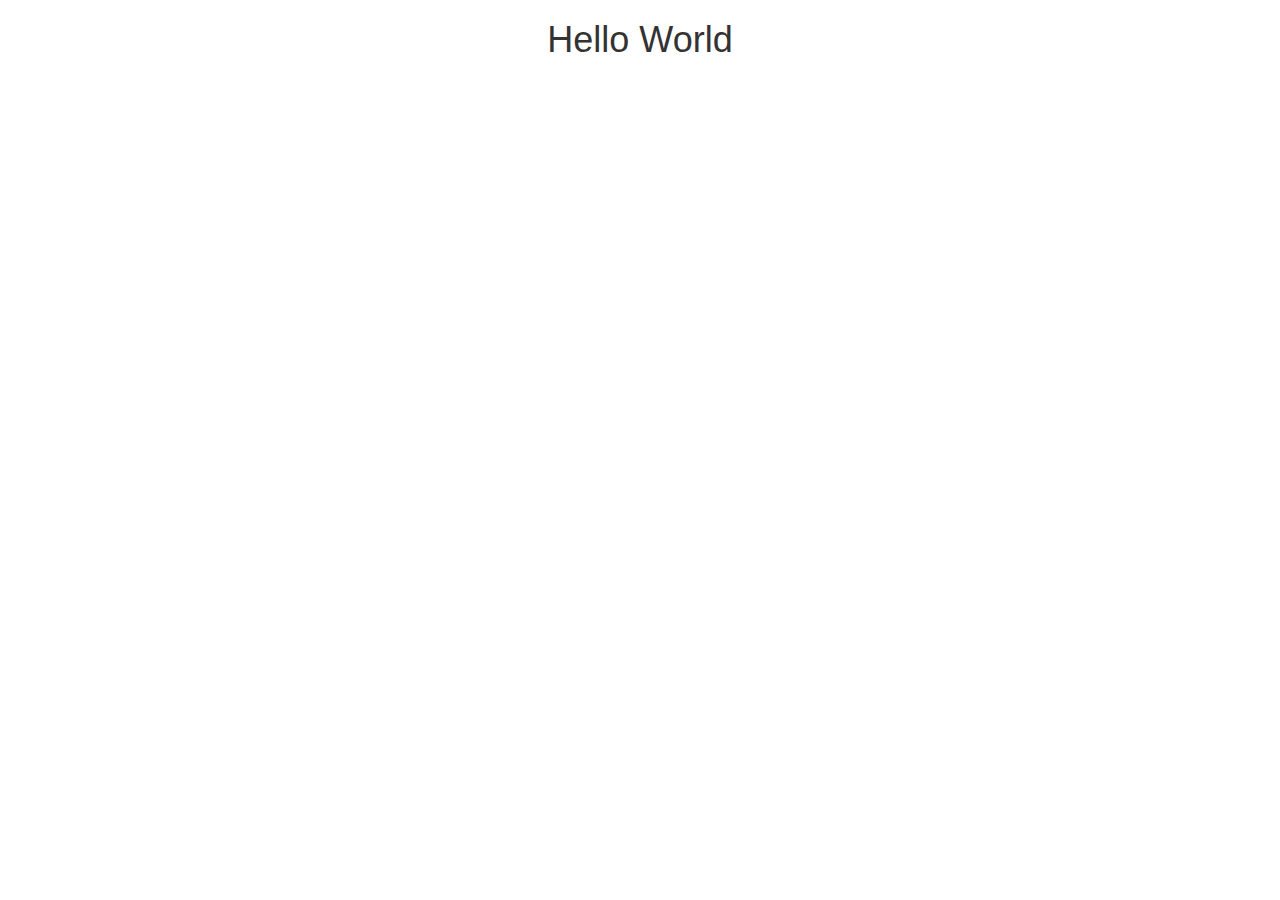
<file: index.html>
<!DOCTYPE html>
<html lang="">
    <head>
        <meta charset="utf-8">
        <meta http-equiv="X-UA-Compatible" content="IE=edge">
        <meta name="viewport" content="width=device-width, initial-scale=1">
        <title>Index Page</title>

        <!-- Bootstrap CSS -->
        <link href="https://maxcdn.bootstrapcdn.com/bootstrap/3.3.7/css/bootstrap.min.css" rel="stylesheet">

        <!-- HTML5 Shim and Respond.js IE8 support of HTML5 elements and media queries -->
        <!-- WARNING: Respond.js doesn't work if you view the page via file:// -->
        <!--[if lt IE 9]>
            <script src="https://oss.maxcdn.com/libs/html5shiv/3.7.3/html5shiv.js"></script>
            <script src="https://oss.maxcdn.com/libs/respond.js/1.4.2/respond.min.js"></script>
        <![endif]-->
    </head>
    <body>
        <h1 class="text-center">Hello World</h1>

        <!-- jQuery -->
        <script src="https://ajax.googleapis.com/ajax/libs/jquery/1.12.4/jquery.min.js"></script>
        <!-- Bootstrap JavaScript -->
        <script src="https://maxcdn.bootstrapcdn.com/bootstrap/3.3.7/js/bootstrap.min.js"></script>
    </body>
</html>
</file>
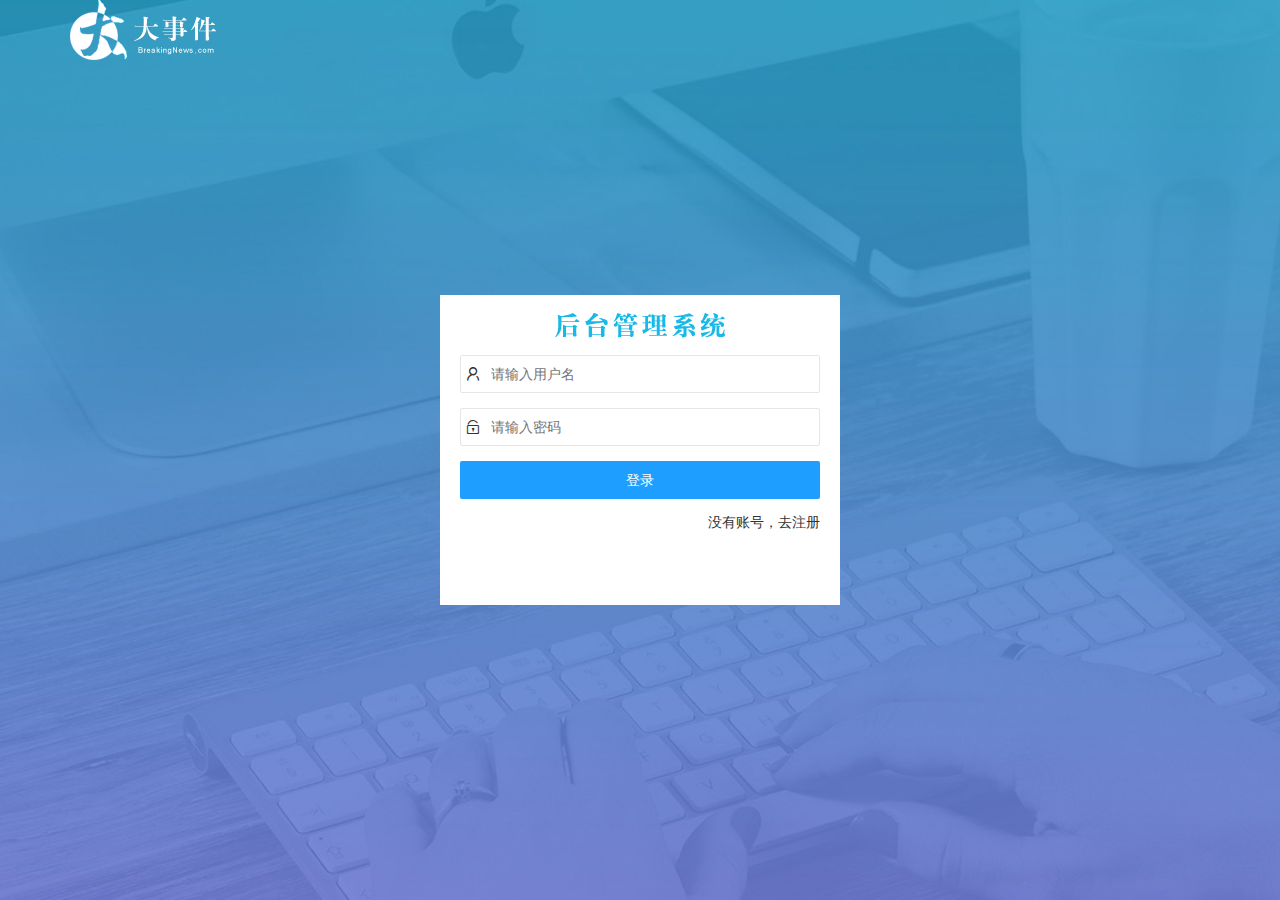
<file: login.html>
<!DOCTYPE html>
<html lang="">
    <head>
        <meta charset="utf-8">
        <meta http-equiv="X-UA-Compatible" content="IE=edge">
        <meta name="viewport" content="width=device-width, initial-scale=1">
        <title>Login Page</title>

        <!-- Bootstrap CSS -->
        <link rel="stylesheet" href="/assets/lib/jquery.js">
        <link href="https://maxcdn.bootstrapcdn.com/bootstrap/3.3.7/css/bootstrap.min.css" rel="stylesheet">
        <link rel="stylesheet" href="/assets/lib/layui/css/layui.css">
        <link rel="stylesheet" href="/assets/css/login.css">

        <!-- HTML5 Shim and Respond.js IE8 support of HTML5 elements and media queries -->
        <!-- WARNING: Respond.js doesn't work if you view the page via file:// -->
        <!--[if lt IE 9]>
            <script src="https://oss.maxcdn.com/libs/html5shiv/3.7.3/html5shiv.js"></script>
            <script src="https://oss.maxcdn.com/libs/respond.js/1.4.2/respond.min.js"></script>
        <![endif]-->
    </head>
    <body>

        <!-- 登录页面logo -->

        <div class="layui-main">
            <img src="/assets/images/logo.png" alt="">
        </div>

        <!-- 登录表单 -->
        <div class="login-content">
            <div class="title-box"></div>
       
            <!-- 登录 -->
            <div class="login-box">

                <form class="layui-form" action="" method="post" >
                    <div class="layui-form-item">
                        <i class="layui-icon layui-icon-username"></i>  
                        <input type="text" name="username" required lay-verType="tips" lay-reqText="格式不正确" lay-verify="required|login_username" placeholder="请输入用户名" autocomplete="off" class="layui-input">
                    </div>
                    <div class="layui-form-item">
                        <i class="layui-icon layui-icon-password"></i>   
                        <input type="password" name="password" required lay-verify="password" placeholder="请输入密码" autocomplete="off" class="layui-input">
                    </div>

                    <div class="layui-form-item">
                        <button class="layui-btn layui-btn-fluid layui-btn-normal" lay-submit  lay-filter="login">登录</button>
                    </div>

                    <div class="layui-form-item reg-text">
                        <a href="javascript:;" id="link-reg">没有账号，去注册</a>
                    </div>  
                    
                </form>



            </div>
            <!-- 注册 -->
            <div class="reg-box">

                <form class="layui-form" action="">
                    <div class="layui-form-item">
                        <i class="layui-icon layui-icon-username"></i>  

                        <input type="text" name="username" required lay-verType="tips" lay-verify="required|username" placeholder="请输入用户名" autocomplete="off" class="layui-input">
                    </div>
                    <div class="layui-form-item">
                        <i class="layui-icon layui-icon-password"></i>   
                        <input type="password" name="password" required lay-verType="tips" lay-verify="required|password" placeholder="请输入密码" autocomplete="off" class="layui-input">
                    </div>
                    <div class="layui-form-item">
                          <i class="layui-icon layui-icon-password"></i>   
                          <input type="password" name="password2" required lay-verType="tips"  lay-verify="required|password|password2" placeholder="请重复输入密码" autocomplete="off" class="layui-input">
                      </div>
                    <div class="layui-form-item">
                            <button class="layui-btn layui-btn-fluid layui-btn-normal" lay-submit lay-filter="reg">注册</button>
                    </div>
                    <div class="layui-form-item login-text">
                        <a href="javascript:;" id="link-login">有账号，去登录</a>
                    </div>

                </form>
            
            </div>
            


        </div>

        <!-- jQuery -->
        <script src="https://ajax.googleapis.com/ajax/libs/jquery/1.12.4/jquery.min.js"></script>
        <!-- Bootstrap JavaScript -->
        <script src="https://maxcdn.bootstrapcdn.com/bootstrap/3.3.7/js/bootstrap.min.js"></script>
    </body>
</html>
<script src="/assets/lib/layui/layui.js"></script>
<script src="/assets/js/login.js"></script>
<script>



</script>
</file>
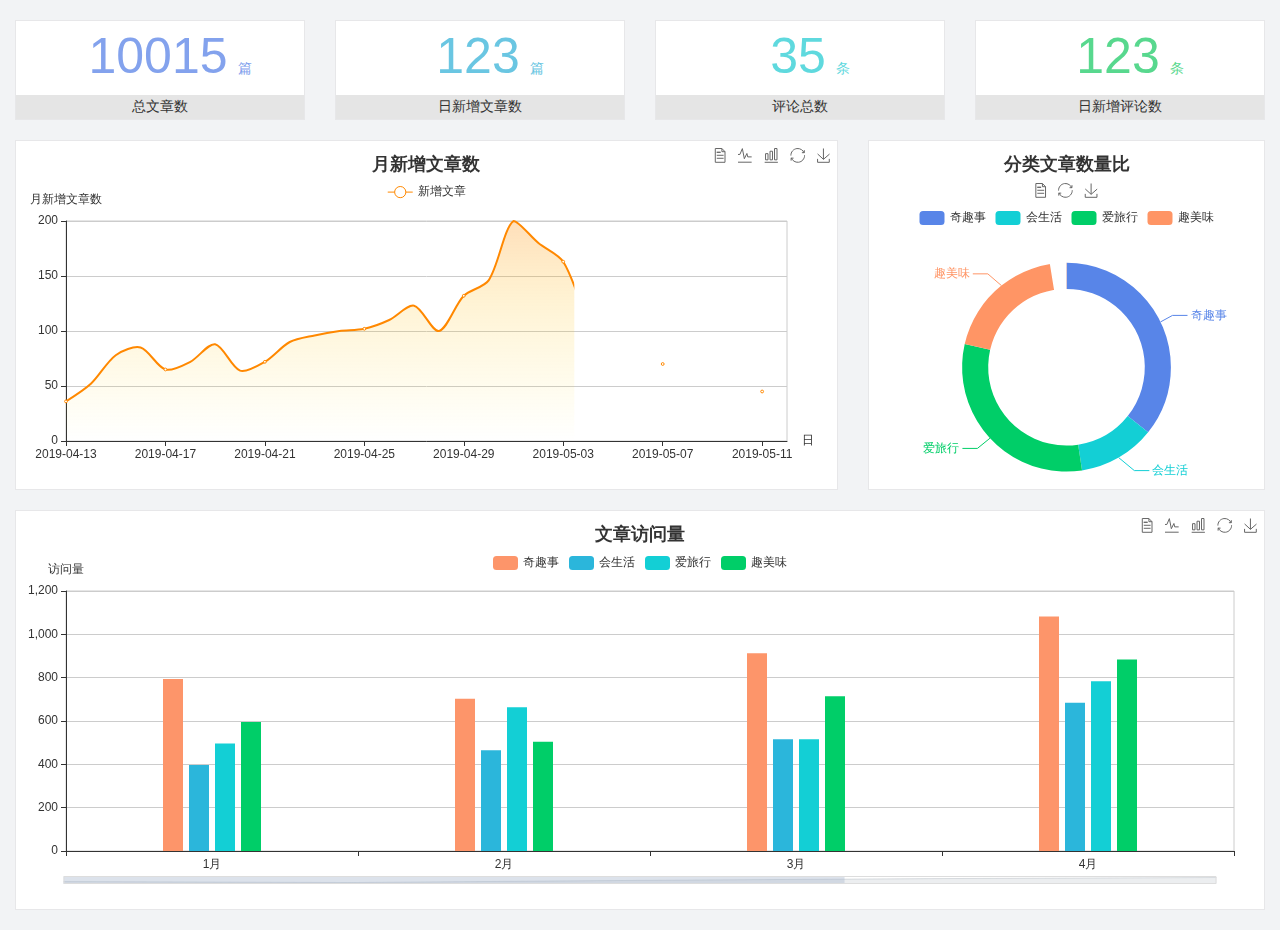
<file: home/dashboard.html>
<!DOCTYPE html>
<html lang="en">

<head>
  <meta charset="UTF-8">
  <meta name="viewport" content="width=device-width, initial-scale=1.0">
  <meta http-equiv="X-UA-Compatible" content="ie=edge">
  <title>图表统计</title>
  <link rel="stylesheet" href="../../assets/lib/bootstrap.css" />
  <link rel="stylesheet" href="../../assets/lib/main.css" />
  <script src="../../assets/lib/jquery.js"></script>
  <script type="text/javascript" src="../../assets/lib/echarts.min.js"></script>
</head>

<body>
  <div class="container-fluid">
    <div class="row spannel_list">
      <div class="col-sm-3 col-xs-6">
        <div class="spannel">
          <em>10015</em><span>篇</span>
          <b>总文章数</b>
        </div>
      </div>
      <div class="col-sm-3 col-xs-6">
        <div class="spannel scolor01">
          <em>123</em><span>篇</span>
          <b>日新增文章数</b>
        </div>
      </div>
      <div class="col-sm-3 col-xs-6">
        <div class="spannel scolor02">
          <em>35</em><span>条</span>
          <b>评论总数</b>
        </div>
      </div>
      <div class="col-sm-3 col-xs-6">
        <div class="spannel scolor03">
          <em>123</em><span>条</span>
          <b>日新增评论数</b>
        </div>
      </div>
    </div>
  </div>

  <div class="container-fluid">
    <div class="row curve-pie">
      <div class="col-lg-8 col-md-8">
        <div class="gragh_pannel" id="curve_show"></div>
      </div>
      <div class="col-lg-4 col-md-4">
        <div class="gragh_pannel" id="pie_show"></div>
      </div>
    </div>
  </div>

  <div class="container-fluid">
    <div class="column_pannel" id="column_show"></div>
  </div>

  <script>
    var oChart = echarts.init(document.getElementById('curve_show'));
    var aList_all = [
      { 'count': 36, 'date': '2019-04-13' },
      { 'count': 52, 'date': '2019-04-14' },
      { 'count': 78, 'date': '2019-04-15' },
      { 'count': 85, 'date': '2019-04-16' },
      { 'count': 65, 'date': '2019-04-17' },
      { 'count': 72, 'date': '2019-04-18' },
      { 'count': 88, 'date': '2019-04-19' },
      { 'count': 64, 'date': '2019-04-20' },
      { 'count': 72, 'date': '2019-04-21' },
      { 'count': 90, 'date': '2019-04-22' },
      { 'count': 96, 'date': '2019-04-23' },
      { 'count': 100, 'date': '2019-04-24' },
      { 'count': 102, 'date': '2019-04-25' },
      { 'count': 110, 'date': '2019-04-26' },
      { 'count': 123, 'date': '2019-04-27' },
      { 'count': 100, 'date': '2019-04-28' },
      { 'count': 132, 'date': '2019-04-29' },
      { 'count': 146, 'date': '2019-04-30' },
      { 'count': 200, 'date': '2019-05-01' },
      { 'count': 180, 'date': '2019-05-02' },
      { 'count': 163, 'date': '2019-05-03' },
      { 'count': 110, 'date': '2019-05-04' },
      { 'count': 80, 'date': '2019-05-05' },
      { 'count': 82, 'date': '2019-05-06' },
      { 'count': 70, 'date': '2019-05-07' },
      { 'count': 65, 'date': '2019-05-08' },
      { 'count': 54, 'date': '2019-05-09' },
      { 'count': 40, 'date': '2019-05-10' },
      { 'count': 45, 'date': '2019-05-11' },
      { 'count': 38, 'date': '2019-05-12' },
    ];

    let aCount = [];
    let aDate = [];

    for (var i = 0; i < aList_all.length; i++) {
      aCount.push(aList_all[i].count);
      aDate.push(aList_all[i].date);
    }

    var chartopt = {
      title: {
        text: '月新增文章数',
        left: 'center',
        top: '10'
      },
      tooltip: {
        trigger: 'axis'
      },
      legend: {
        data: ['新增文章'],
        top: '40'
      },
      toolbox: {
        show: true,
        feature: {
          mark: { show: true },
          dataView: { show: true, readOnly: false },
          magicType: { show: true, type: ['line', 'bar'] },
          restore: { show: true },
          saveAsImage: { show: true }
        }
      },
      calculable: true,
      xAxis: [
        {
          name: '日',
          type: 'category',
          boundaryGap: false,
          data: aDate
        }
      ],
      yAxis: [
        {
          name: '月新增文章数',
          type: 'value'
        }
      ],
      series: [
        {
          name: '新增文章',
          type: 'line',
          smooth: true,
          itemStyle: { normal: { areaStyle: { type: 'default' }, color: '#f80' }, lineStyle: { color: '#f80' } },
          data: aCount
        }],
      areaStyle: {
        normal: {
          color: new echarts.graphic.LinearGradient(0, 0, 0, 1, [{
            offset: 0,
            color: 'rgba(255,136,0,0.39)'
          }, {
            offset: .34,
            color: 'rgba(255,180,0,0.25)'
          }, {
            offset: 1,
            color: 'rgba(255,222,0,0.00)'
          }])

        }
      },
      grid: {
        show: true,
        x: 50,
        x2: 50,
        y: 80,
        height: 220
      }
    };

    oChart.setOption(chartopt);


    var oPie = echarts.init(document.getElementById('pie_show'));
    var oPieopt =
    {
      title: {
        top: 10,
        text: '分类文章数量比',
        x: 'center'
      },
      tooltip: {
        trigger: 'item',
        formatter: "{a} <br/>{b} : {c} ({d}%)"
      },
      color: ['#5885e8', '#13cfd5', '#00ce68', '#ff9565'],
      legend: {
        x: 'center',
        top: 65,
        data: ['奇趣事', '会生活', '爱旅行', '趣美味']
      },
      toolbox: {
        show: true,
        x: 'center',
        top: 35,
        feature: {
          mark: { show: true },
          dataView: { show: true, readOnly: false },
          magicType: {
            show: true,
            type: ['pie', 'funnel'],
            option: {
              funnel: {
                x: '25%',
                width: '50%',
                funnelAlign: 'left',
                max: 1548
              }
            }
          },
          restore: { show: true },
          saveAsImage: { show: true }
        }
      },
      calculable: true,
      series: [
        {
          name: '访问来源',
          type: 'pie',
          radius: ['45%', '60%'],
          center: ['50%', '65%'],
          data: [
            { value: 300, name: '奇趣事' },
            { value: 100, name: '会生活' },
            { value: 260, name: '爱旅行' },
            { value: 180, name: '趣美味' }
          ]
        }
      ]
    };
    oPie.setOption(oPieopt);



    var oColumn = this.echarts.init(document.getElementById('column_show'));
    var oColumnopt =
    {
      title: {
        text: '文章访问量',
        left: 'center',
        top: '10'
      },
      tooltip: {
        trigger: 'axis'
      },
      legend: {
        data: ['奇趣事', '会生活', '爱旅行', '趣美味'],
        top: '40'
      },
      toolbox: {
        show: true,
        feature: {
          mark: { show: true },
          dataView: { show: true, readOnly: false },
          magicType: { show: true, type: ['line', 'bar'] },
          restore: { show: true },
          saveAsImage: { show: true }
        }
      },
      calculable: true,
      xAxis: [
        {
          type: 'category',
          data: ['1月', '2月', '3月', '4月', '5月']
        }
      ],
      yAxis: [
        {
          name: '访问量',
          type: 'value'
        }
      ],
      series: [
        {
          name: '奇趣事',
          type: 'bar',
          barWidth: 20,
          itemStyle: {
            normal: { areaStyle: { type: 'default' }, color: '#fd956a' }
          },
          data: [800, 708, 920, 1090, 1200]
        },
        {
          name: '会生活',
          type: 'bar',
          barWidth: 20,
          itemStyle: {
            normal: { areaStyle: { type: 'default' }, color: '#2bb6db' }
          },
          data: [400, 468, 520, 690, 800]
        },
        {
          name: '爱旅行',
          type: 'bar',
          barWidth: 20,
          itemStyle: {
            normal: { areaStyle: { type: 'default' }, color: '#13cfd5' }
          },
          data: [500, 668, 520, 790, 900]
        },
        {
          name: '趣美味',
          type: 'bar',
          barWidth: 20,
          itemStyle: {
            normal: { areaStyle: { type: 'default' }, color: '#00ce68' }
          },
          data: [600, 508, 720, 890, 1000]
        }
      ],
      grid: {
        show: true,
        x: 50,
        x2: 30,
        y: 80,
        height: 260
      },
      dataZoom: [//给x轴设置滚动条
        {
          start: 0,//默认为0
          end: 100 - 1000 / 31,//默认为100
          type: 'slider',
          show: true,
          xAxisIndex: [0],
          handleSize: 0,//滑动条的 左右2个滑动条的大小
          height: 8,//组件高度
          left: 45, //左边的距离
          right: 50,//右边的距离
          bottom: 26,//右边的距离
          handleColor: '#ddd',//h滑动图标的颜色
          handleStyle: {
            borderColor: "#cacaca",
            borderWidth: "1",
            shadowBlur: 2,
            background: "#ddd",
            shadowColor: "#ddd",
          }
        }]
    };
    oColumn.setOption(oColumnopt);
  </script>
</body>

</html>
</file>
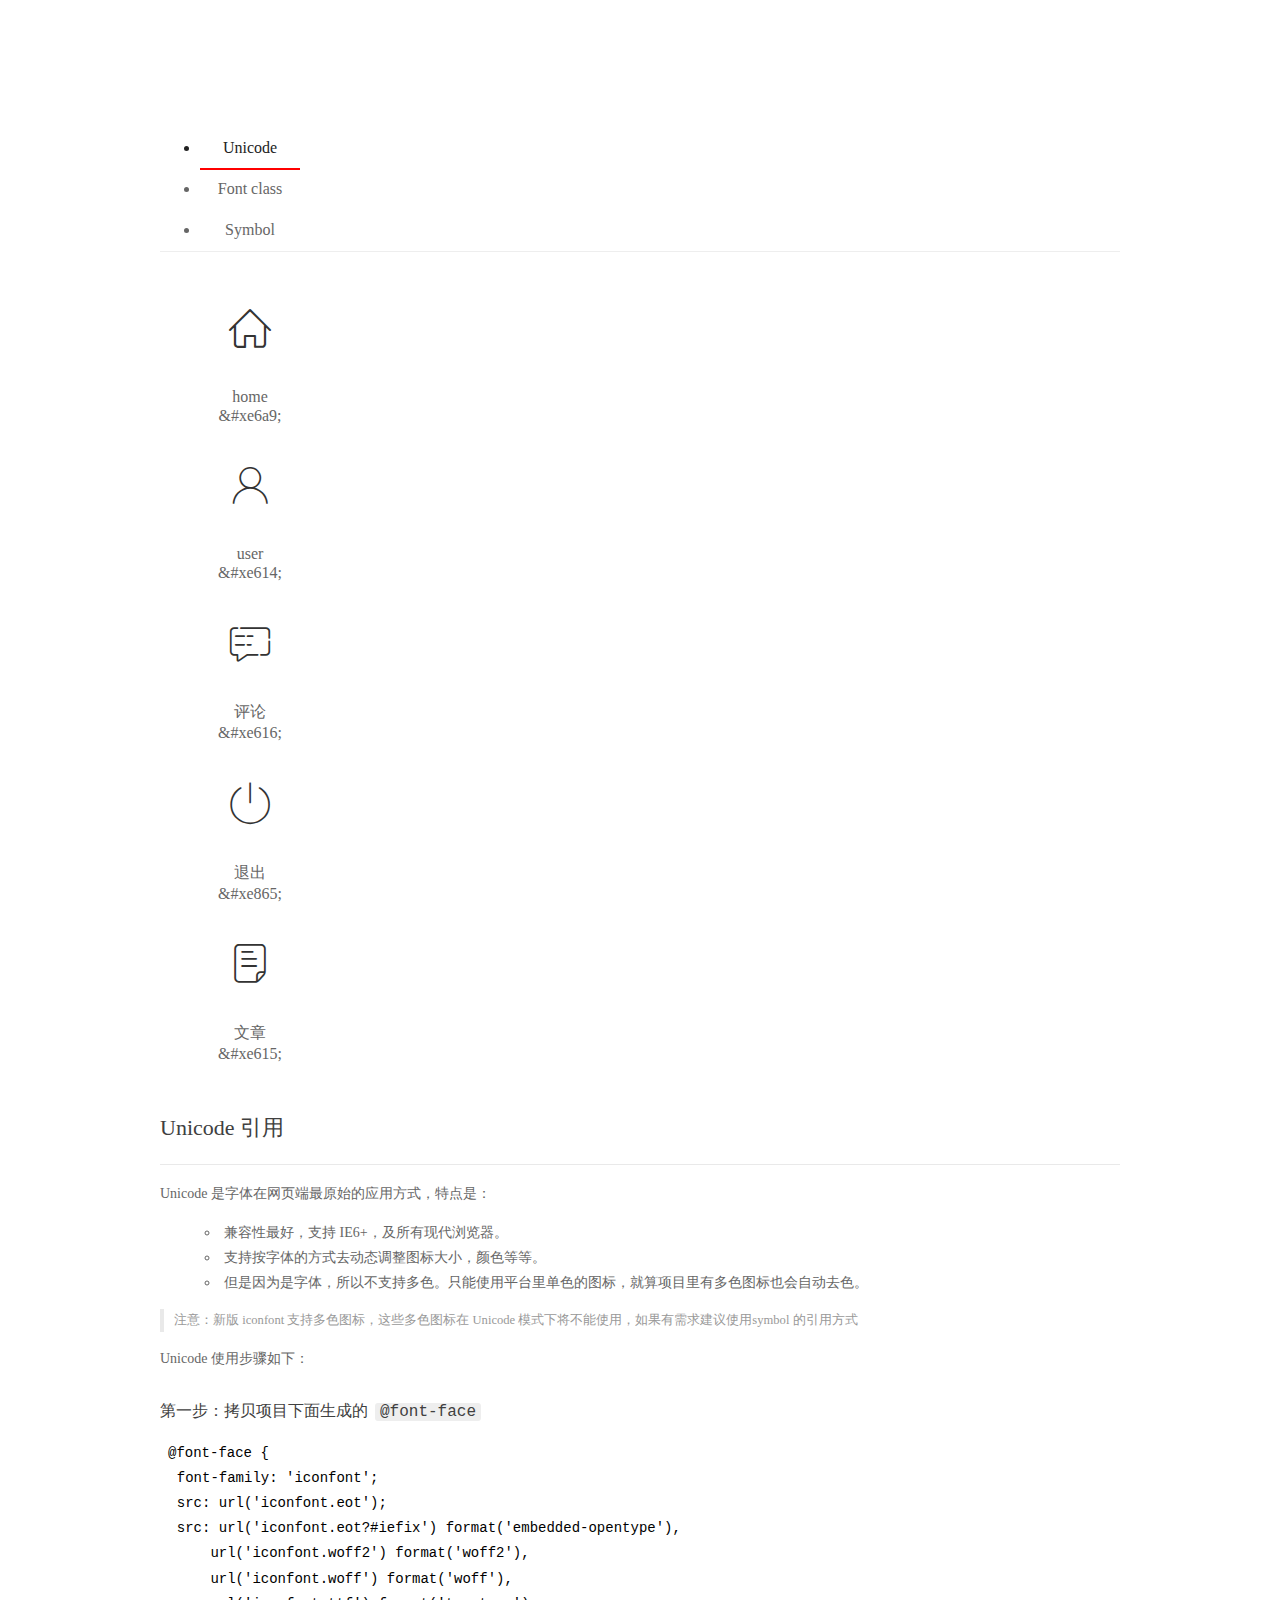
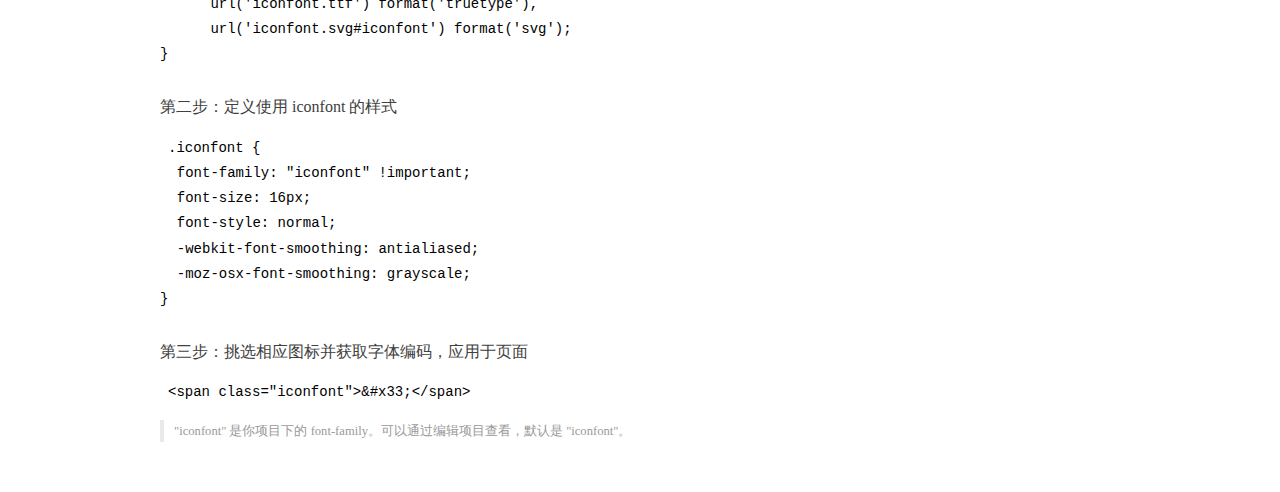
<file: assets/fonts/demo_index.html>
<!DOCTYPE html>
<html>
<head>
  <meta charset="utf-8"/>
  <title>IconFont Demo</title>
  <link rel="shortcut icon" href="https://gtms04.alicdn.com/tps/i4/TB1_oz6GVXXXXaFXpXXJDFnIXXX-64-64.ico" type="image/x-icon"/>
  <link rel="stylesheet" href="https://g.alicdn.com/thx/cube/1.3.2/cube.min.css">
  <link rel="stylesheet" href="demo.css">
  <link rel="stylesheet" href="iconfont.css">
  <script src="iconfont.js"></script>
  <!-- jQuery -->
  <script src="https://a1.alicdn.com/oss/uploads/2018/12/26/7bfddb60-08e8-11e9-9b04-53e73bb6408b.js"></script>
  <!-- 代码高亮 -->
  <script src="https://a1.alicdn.com/oss/uploads/2018/12/26/a3f714d0-08e6-11e9-8a15-ebf944d7534c.js"></script>
</head>
<body>
  <div class="main">
    <h1 class="logo"><a href="https://www.iconfont.cn/" title="iconfont 首页" target="_blank">&#xe86b;</a></h1>
    <div class="nav-tabs">
      <ul id="tabs" class="dib-box">
        <li class="dib active"><span>Unicode</span></li>
        <li class="dib"><span>Font class</span></li>
        <li class="dib"><span>Symbol</span></li>
      </ul>
      
    </div>
    <div class="tab-container">
      <div class="content unicode" style="display: block;">
          <ul class="icon_lists dib-box">
          
            <li class="dib">
              <span class="icon iconfont">&#xe6a9;</span>
                <div class="name">home</div>
                <div class="code-name">&amp;#xe6a9;</div>
              </li>
          
            <li class="dib">
              <span class="icon iconfont">&#xe614;</span>
                <div class="name">user</div>
                <div class="code-name">&amp;#xe614;</div>
              </li>
          
            <li class="dib">
              <span class="icon iconfont">&#xe616;</span>
                <div class="name">评论</div>
                <div class="code-name">&amp;#xe616;</div>
              </li>
          
            <li class="dib">
              <span class="icon iconfont">&#xe865;</span>
                <div class="name">退出</div>
                <div class="code-name">&amp;#xe865;</div>
              </li>
          
            <li class="dib">
              <span class="icon iconfont">&#xe615;</span>
                <div class="name">文章</div>
                <div class="code-name">&amp;#xe615;</div>
              </li>
          
          </ul>
          <div class="article markdown">
          <h2 id="unicode-">Unicode 引用</h2>
          <hr>

          <p>Unicode 是字体在网页端最原始的应用方式，特点是：</p>
          <ul>
            <li>兼容性最好，支持 IE6+，及所有现代浏览器。</li>
            <li>支持按字体的方式去动态调整图标大小，颜色等等。</li>
            <li>但是因为是字体，所以不支持多色。只能使用平台里单色的图标，就算项目里有多色图标也会自动去色。</li>
          </ul>
          <blockquote>
            <p>注意：新版 iconfont 支持多色图标，这些多色图标在 Unicode 模式下将不能使用，如果有需求建议使用symbol 的引用方式</p>
          </blockquote>
          <p>Unicode 使用步骤如下：</p>
          <h3 id="-font-face">第一步：拷贝项目下面生成的 <code>@font-face</code></h3>
<pre><code class="language-css"
>@font-face {
  font-family: 'iconfont';
  src: url('iconfont.eot');
  src: url('iconfont.eot?#iefix') format('embedded-opentype'),
      url('iconfont.woff2') format('woff2'),
      url('iconfont.woff') format('woff'),
      url('iconfont.ttf') format('truetype'),
      url('iconfont.svg#iconfont') format('svg');
}
</code></pre>
          <h3 id="-iconfont-">第二步：定义使用 iconfont 的样式</h3>
<pre><code class="language-css"
>.iconfont {
  font-family: "iconfont" !important;
  font-size: 16px;
  font-style: normal;
  -webkit-font-smoothing: antialiased;
  -moz-osx-font-smoothing: grayscale;
}
</code></pre>
          <h3 id="-">第三步：挑选相应图标并获取字体编码，应用于页面</h3>
<pre>
<code class="language-html"
>&lt;span class="iconfont"&gt;&amp;#x33;&lt;/span&gt;
</code></pre>
          <blockquote>
            <p>"iconfont" 是你项目下的 font-family。可以通过编辑项目查看，默认是 "iconfont"。</p>
          </blockquote>
          </div>
      </div>
      <div class="content font-class">
        <ul class="icon_lists dib-box">
          
          <li class="dib">
            <span class="icon iconfont icon-home"></span>
            <div class="name">
              home
            </div>
            <div class="code-name">.icon-home
            </div>
          </li>
          
          <li class="dib">
            <span class="icon iconfont icon-user"></span>
            <div class="name">
              user
            </div>
            <div class="code-name">.icon-user
            </div>
          </li>
          
          <li class="dib">
            <span class="icon iconfont icon-pinglun"></span>
            <div class="name">
              评论
            </div>
            <div class="code-name">.icon-pinglun
            </div>
          </li>
          
          <li class="dib">
            <span class="icon iconfont icon-tuichu"></span>
            <div class="name">
              退出
            </div>
            <div class="code-name">.icon-tuichu
            </div>
          </li>
          
          <li class="dib">
            <span class="icon iconfont icon-16"></span>
            <div class="name">
              文章
            </div>
            <div class="code-name">.icon-16
            </div>
          </li>
          
        </ul>
        <div class="article markdown">
        <h2 id="font-class-">font-class 引用</h2>
        <hr>

        <p>font-class 是 Unicode 使用方式的一种变种，主要是解决 Unicode 书写不直观，语意不明确的问题。</p>
        <p>与 Unicode 使用方式相比，具有如下特点：</p>
        <ul>
          <li>兼容性良好，支持 IE8+，及所有现代浏览器。</li>
          <li>相比于 Unicode 语意明确，书写更直观。可以很容易分辨这个 icon 是什么。</li>
          <li>因为使用 class 来定义图标，所以当要替换图标时，只需要修改 class 里面的 Unicode 引用。</li>
          <li>不过因为本质上还是使用的字体，所以多色图标还是不支持的。</li>
        </ul>
        <p>使用步骤如下：</p>
        <h3 id="-fontclass-">第一步：引入项目下面生成的 fontclass 代码：</h3>
<pre><code class="language-html">&lt;link rel="stylesheet" href="./iconfont.css"&gt;
</code></pre>
        <h3 id="-">第二步：挑选相应图标并获取类名，应用于页面：</h3>
<pre><code class="language-html">&lt;span class="iconfont icon-xxx"&gt;&lt;/span&gt;
</code></pre>
        <blockquote>
          <p>"
            iconfont" 是你项目下的 font-family。可以通过编辑项目查看，默认是 "iconfont"。</p>
        </blockquote>
      </div>
      </div>
      <div class="content symbol">
          <ul class="icon_lists dib-box">
          
            <li class="dib">
                <svg class="icon svg-icon" aria-hidden="true">
                  <use xlink:href="#icon-home"></use>
                </svg>
                <div class="name">home</div>
                <div class="code-name">#icon-home</div>
            </li>
          
            <li class="dib">
                <svg class="icon svg-icon" aria-hidden="true">
                  <use xlink:href="#icon-user"></use>
                </svg>
                <div class="name">user</div>
                <div class="code-name">#icon-user</div>
            </li>
          
            <li class="dib">
                <svg class="icon svg-icon" aria-hidden="true">
                  <use xlink:href="#icon-pinglun"></use>
                </svg>
                <div class="name">评论</div>
                <div class="code-name">#icon-pinglun</div>
            </li>
          
            <li class="dib">
                <svg class="icon svg-icon" aria-hidden="true">
                  <use xlink:href="#icon-tuichu"></use>
                </svg>
                <div class="name">退出</div>
                <div class="code-name">#icon-tuichu</div>
            </li>
          
            <li class="dib">
                <svg class="icon svg-icon" aria-hidden="true">
                  <use xlink:href="#icon-16"></use>
                </svg>
                <div class="name">文章</div>
                <div class="code-name">#icon-16</div>
            </li>
          
          </ul>
          <div class="article markdown">
          <h2 id="symbol-">Symbol 引用</h2>
          <hr>

          <p>这是一种全新的使用方式，应该说这才是未来的主流，也是平台目前推荐的用法。相关介绍可以参考这篇<a href="">文章</a>
            这种用法其实是做了一个 SVG 的集合，与另外两种相比具有如下特点：</p>
          <ul>
            <li>支持多色图标了，不再受单色限制。</li>
            <li>通过一些技巧，支持像字体那样，通过 <code>font-size</code>, <code>color</code> 来调整样式。</li>
            <li>兼容性较差，支持 IE9+，及现代浏览器。</li>
            <li>浏览器渲染 SVG 的性能一般，还不如 png。</li>
          </ul>
          <p>使用步骤如下：</p>
          <h3 id="-symbol-">第一步：引入项目下面生成的 symbol 代码：</h3>
<pre><code class="language-html">&lt;script src="./iconfont.js"&gt;&lt;/script&gt;
</code></pre>
          <h3 id="-css-">第二步：加入通用 CSS 代码（引入一次就行）：</h3>
<pre><code class="language-html">&lt;style&gt;
.icon {
  width: 1em;
  height: 1em;
  vertical-align: -0.15em;
  fill: currentColor;
  overflow: hidden;
}
&lt;/style&gt;
</code></pre>
          <h3 id="-">第三步：挑选相应图标并获取类名，应用于页面：</h3>
<pre><code class="language-html">&lt;svg class="icon" aria-hidden="true"&gt;
  &lt;use xlink:href="#icon-xxx"&gt;&lt;/use&gt;
&lt;/svg&gt;
</code></pre>
          </div>
      </div>

    </div>
  </div>
  <script>
  $(document).ready(function () {
      $('.tab-container .content:first').show()

      $('#tabs li').click(function (e) {
        var tabContent = $('.tab-container .content')
        var index = $(this).index()

        if ($(this).hasClass('active')) {
          return
        } else {
          $('#tabs li').removeClass('active')
          $(this).addClass('active')

          tabContent.hide().eq(index).fadeIn()
        }
      })
    })
  </script>
</body>
</html>
</file>
<file: assets/lib/layui/css/layui.css>
/** layui-v2.5.5 MIT License By https://www.layui.com */
 .layui-inline,img{display:inline-block;vertical-align:middle}h1,h2,h3,h4,h5,h6{font-weight:400}.layui-edge,.layui-header,.layui-inline,.layui-main{position:relative}.layui-body,.layui-edge,.layui-elip{overflow:hidden}.layui-btn,.layui-edge,.layui-inline,img{vertical-align:middle}.layui-btn,.layui-disabled,.layui-icon,.layui-unselect{-moz-user-select:none;-webkit-user-select:none;-ms-user-select:none}.layui-elip,.layui-form-checkbox span,.layui-form-pane .layui-form-label{text-overflow:ellipsis;white-space:nowrap}.layui-breadcrumb,.layui-tree-btnGroup{visibility:hidden}blockquote,body,button,dd,div,dl,dt,form,h1,h2,h3,h4,h5,h6,input,li,ol,p,pre,td,textarea,th,ul{margin:0;padding:0;-webkit-tap-highlight-color:rgba(0,0,0,0)}a:active,a:hover{outline:0}img{border:none}li{list-style:none}table{border-collapse:collapse;border-spacing:0}h4,h5,h6{font-size:100%}button,input,optgroup,option,select,textarea{font-family:inherit;font-size:inherit;font-style:inherit;font-weight:inherit;outline:0}pre{white-space:pre-wrap;white-space:-moz-pre-wrap;white-space:-pre-wrap;white-space:-o-pre-wrap;word-wrap:break-word}body{line-height:24px;font:14px Helvetica Neue,Helvetica,PingFang SC,Tahoma,Arial,sans-serif}hr{height:1px;margin:10px 0;border:0;clear:both}a{color:#333;text-decoration:none}a:hover{color:#777}a cite{font-style:normal;*cursor:pointer}.layui-border-box,.layui-border-box *{box-sizing:border-box}.layui-box,.layui-box *{box-sizing:content-box}.layui-clear{clear:both;*zoom:1}.layui-clear:after{content:'\20';clear:both;*zoom:1;display:block;height:0}.layui-inline{*display:inline;*zoom:1}.layui-edge{display:inline-block;width:0;height:0;border-width:6px;border-style:dashed;border-color:transparent}.layui-edge-top{top:-4px;border-bottom-color:#999;border-bottom-style:solid}.layui-edge-right{border-left-color:#999;border-left-style:solid}.layui-edge-bottom{top:2px;border-top-color:#999;border-top-style:solid}.layui-edge-left{border-right-color:#999;border-right-style:solid}.layui-disabled,.layui-disabled:hover{color:#d2d2d2!important;cursor:not-allowed!important}.layui-circle{border-radius:100%}.layui-show{display:block!important}.layui-hide{display:none!important}@font-face{font-family:layui-icon;src:url(../font/iconfont.eot?v=250);src:url(../font/iconfont.eot?v=250#iefix) format('embedded-opentype'),url(../font/iconfont.woff2?v=250) format('woff2'),url(../font/iconfont.woff?v=250) format('woff'),url(../font/iconfont.ttf?v=250) format('truetype'),url(../font/iconfont.svg?v=250#layui-icon) format('svg')}.layui-icon{font-family:layui-icon!important;font-size:16px;font-style:normal;-webkit-font-smoothing:antialiased;-moz-osx-font-smoothing:grayscale}.layui-icon-reply-fill:before{content:"\e611"}.layui-icon-set-fill:before{content:"\e614"}.layui-icon-menu-fill:before{content:"\e60f"}.layui-icon-search:before{content:"\e615"}.layui-icon-share:before{content:"\e641"}.layui-icon-set-sm:before{content:"\e620"}.layui-icon-engine:before{content:"\e628"}.layui-icon-close:before{content:"\1006"}.layui-icon-close-fill:before{content:"\1007"}.layui-icon-chart-screen:before{content:"\e629"}.layui-icon-star:before{content:"\e600"}.layui-icon-circle-dot:before{content:"\e617"}.layui-icon-chat:before{content:"\e606"}.layui-icon-release:before{content:"\e609"}.layui-icon-list:before{content:"\e60a"}.layui-icon-chart:before{content:"\e62c"}.layui-icon-ok-circle:before{content:"\1005"}.layui-icon-layim-theme:before{content:"\e61b"}.layui-icon-table:before{content:"\e62d"}.layui-icon-right:before{content:"\e602"}.layui-icon-left:before{content:"\e603"}.layui-icon-cart-simple:before{content:"\e698"}.layui-icon-face-cry:before{content:"\e69c"}.layui-icon-face-smile:before{content:"\e6af"}.layui-icon-survey:before{content:"\e6b2"}.layui-icon-tree:before{content:"\e62e"}.layui-icon-upload-circle:before{content:"\e62f"}.layui-icon-add-circle:before{content:"\e61f"}.layui-icon-download-circle:before{content:"\e601"}.layui-icon-templeate-1:before{content:"\e630"}.layui-icon-util:before{content:"\e631"}.layui-icon-face-surprised:before{content:"\e664"}.layui-icon-edit:before{content:"\e642"}.layui-icon-speaker:before{content:"\e645"}.layui-icon-down:before{content:"\e61a"}.layui-icon-file:before{content:"\e621"}.layui-icon-layouts:before{content:"\e632"}.layui-icon-rate-half:before{content:"\e6c9"}.layui-icon-add-circle-fine:before{content:"\e608"}.layui-icon-prev-circle:before{content:"\e633"}.layui-icon-read:before{content:"\e705"}.layui-icon-404:before{content:"\e61c"}.layui-icon-carousel:before{content:"\e634"}.layui-icon-help:before{content:"\e607"}.layui-icon-code-circle:before{content:"\e635"}.layui-icon-water:before{content:"\e636"}.layui-icon-username:before{content:"\e66f"}.layui-icon-find-fill:before{content:"\e670"}.layui-icon-about:before{content:"\e60b"}.layui-icon-location:before{content:"\e715"}.layui-icon-up:before{content:"\e619"}.layui-icon-pause:before{content:"\e651"}.layui-icon-date:before{content:"\e637"}.layui-icon-layim-uploadfile:before{content:"\e61d"}.layui-icon-delete:before{content:"\e640"}.layui-icon-play:before{content:"\e652"}.layui-icon-top:before{content:"\e604"}.layui-icon-friends:before{content:"\e612"}.layui-icon-refresh-3:before{content:"\e9aa"}.layui-icon-ok:before{content:"\e605"}.layui-icon-layer:before{content:"\e638"}.layui-icon-face-smile-fine:before{content:"\e60c"}.layui-icon-dollar:before{content:"\e659"}.layui-icon-group:before{content:"\e613"}.layui-icon-layim-download:before{content:"\e61e"}.layui-icon-picture-fine:before{content:"\e60d"}.layui-icon-link:before{content:"\e64c"}.layui-icon-diamond:before{content:"\e735"}.layui-icon-log:before{content:"\e60e"}.layui-icon-rate-solid:before{content:"\e67a"}.layui-icon-fonts-del:before{content:"\e64f"}.layui-icon-unlink:before{content:"\e64d"}.layui-icon-fonts-clear:before{content:"\e639"}.layui-icon-triangle-r:before{content:"\e623"}.layui-icon-circle:before{content:"\e63f"}.layui-icon-radio:before{content:"\e643"}.layui-icon-align-center:before{content:"\e647"}.layui-icon-align-right:before{content:"\e648"}.layui-icon-align-left:before{content:"\e649"}.layui-icon-loading-1:before{content:"\e63e"}.layui-icon-return:before{content:"\e65c"}.layui-icon-fonts-strong:before{content:"\e62b"}.layui-icon-upload:before{content:"\e67c"}.layui-icon-dialogue:before{content:"\e63a"}.layui-icon-video:before{content:"\e6ed"}.layui-icon-headset:before{content:"\e6fc"}.layui-icon-cellphone-fine:before{content:"\e63b"}.layui-icon-add-1:before{content:"\e654"}.layui-icon-face-smile-b:before{content:"\e650"}.layui-icon-fonts-html:before{content:"\e64b"}.layui-icon-form:before{content:"\e63c"}.layui-icon-cart:before{content:"\e657"}.layui-icon-camera-fill:before{content:"\e65d"}.layui-icon-tabs:before{content:"\e62a"}.layui-icon-fonts-code:before{content:"\e64e"}.layui-icon-fire:before{content:"\e756"}.layui-icon-set:before{content:"\e716"}.layui-icon-fonts-u:before{content:"\e646"}.layui-icon-triangle-d:before{content:"\e625"}.layui-icon-tips:before{content:"\e702"}.layui-icon-picture:before{content:"\e64a"}.layui-icon-more-vertical:before{content:"\e671"}.layui-icon-flag:before{content:"\e66c"}.layui-icon-loading:before{content:"\e63d"}.layui-icon-fonts-i:before{content:"\e644"}.layui-icon-refresh-1:before{content:"\e666"}.layui-icon-rmb:before{content:"\e65e"}.layui-icon-home:before{content:"\e68e"}.layui-icon-user:before{content:"\e770"}.layui-icon-notice:before{content:"\e667"}.layui-icon-login-weibo:before{content:"\e675"}.layui-icon-voice:before{content:"\e688"}.layui-icon-upload-drag:before{content:"\e681"}.layui-icon-login-qq:before{content:"\e676"}.layui-icon-snowflake:before{content:"\e6b1"}.layui-icon-file-b:before{content:"\e655"}.layui-icon-template:before{content:"\e663"}.layui-icon-auz:before{content:"\e672"}.layui-icon-console:before{content:"\e665"}.layui-icon-app:before{content:"\e653"}.layui-icon-prev:before{content:"\e65a"}.layui-icon-website:before{content:"\e7ae"}.layui-icon-next:before{content:"\e65b"}.layui-icon-component:before{content:"\e857"}.layui-icon-more:before{content:"\e65f"}.layui-icon-login-wechat:before{content:"\e677"}.layui-icon-shrink-right:before{content:"\e668"}.layui-icon-spread-left:before{content:"\e66b"}.layui-icon-camera:before{content:"\e660"}.layui-icon-note:before{content:"\e66e"}.layui-icon-refresh:before{content:"\e669"}.layui-icon-female:before{content:"\e661"}.layui-icon-male:before{content:"\e662"}.layui-icon-password:before{content:"\e673"}.layui-icon-senior:before{content:"\e674"}.layui-icon-theme:before{content:"\e66a"}.layui-icon-tread:before{content:"\e6c5"}.layui-icon-praise:before{content:"\e6c6"}.layui-icon-star-fill:before{content:"\e658"}.layui-icon-rate:before{content:"\e67b"}.layui-icon-template-1:before{content:"\e656"}.layui-icon-vercode:before{content:"\e679"}.layui-icon-cellphone:before{content:"\e678"}.layui-icon-screen-full:before{content:"\e622"}.layui-icon-screen-restore:before{content:"\e758"}.layui-icon-cols:before{content:"\e610"}.layui-icon-export:before{content:"\e67d"}.layui-icon-print:before{content:"\e66d"}.layui-icon-slider:before{content:"\e714"}.layui-icon-addition:before{content:"\e624"}.layui-icon-subtraction:before{content:"\e67e"}.layui-icon-service:before{content:"\e626"}.layui-icon-transfer:before{content:"\e691"}.layui-main{width:1140px;margin:0 auto}.layui-header{z-index:1000;height:60px}.layui-header a:hover{transition:all .5s;-webkit-transition:all .5s}.layui-side{position:fixed;left:0;top:0;bottom:0;z-index:999;width:200px;overflow-x:hidden}.layui-side-scroll{position:relative;width:220px;height:100%;overflow-x:hidden}.layui-body{position:absolute;left:200px;right:0;top:0;bottom:0;z-index:998;width:auto;overflow-y:auto;box-sizing:border-box}.layui-layout-body{overflow:hidden}.layui-layout-admin .layui-header{background-color:#23262E}.layui-layout-admin .layui-side{top:60px;width:200px;overflow-x:hidden}.layui-layout-admin .layui-body{position:fixed;top:60px;bottom:44px}.layui-layout-admin .layui-main{width:auto;margin:0 15px}.layui-layout-admin .layui-footer{position:fixed;left:200px;right:0;bottom:0;height:44px;line-height:44px;padding:0 15px;background-color:#eee}.layui-layout-admin .layui-logo{position:absolute;left:0;top:0;width:200px;height:100%;line-height:60px;text-align:center;color:#009688;font-size:16px}.layui-layout-admin .layui-header .layui-nav{background:0 0}.layui-layout-left{position:absolute!important;left:200px;top:0}.layui-layout-right{position:absolute!important;right:0;top:0}.layui-container{position:relative;margin:0 auto;padding:0 15px;box-sizing:border-box}.layui-fluid{position:relative;margin:0 auto;padding:0 15px}.layui-row:after,.layui-row:before{content:'';display:block;clear:both}.layui-col-lg1,.layui-col-lg10,.layui-col-lg11,.layui-col-lg12,.layui-col-lg2,.layui-col-lg3,.layui-col-lg4,.layui-col-lg5,.layui-col-lg6,.layui-col-lg7,.layui-col-lg8,.layui-col-lg9,.layui-col-md1,.layui-col-md10,.layui-col-md11,.layui-col-md12,.layui-col-md2,.layui-col-md3,.layui-col-md4,.layui-col-md5,.layui-col-md6,.layui-col-md7,.layui-col-md8,.layui-col-md9,.layui-col-sm1,.layui-col-sm10,.layui-col-sm11,.layui-col-sm12,.layui-col-sm2,.layui-col-sm3,.layui-col-sm4,.layui-col-sm5,.layui-col-sm6,.layui-col-sm7,.layui-col-sm8,.layui-col-sm9,.layui-col-xs1,.layui-col-xs10,.layui-col-xs11,.layui-col-xs12,.layui-col-xs2,.layui-col-xs3,.layui-col-xs4,.layui-col-xs5,.layui-col-xs6,.layui-col-xs7,.layui-col-xs8,.layui-col-xs9{position:relative;display:block;box-sizing:border-box}.layui-col-xs1,.layui-col-xs10,.layui-col-xs11,.layui-col-xs12,.layui-col-xs2,.layui-col-xs3,.layui-col-xs4,.layui-col-xs5,.layui-col-xs6,.layui-col-xs7,.layui-col-xs8,.layui-col-xs9{float:left}.layui-col-xs1{width:8.33333333%}.layui-col-xs2{width:16.66666667%}.layui-col-xs3{width:25%}.layui-col-xs4{width:33.33333333%}.layui-col-xs5{width:41.66666667%}.layui-col-xs6{width:50%}.layui-col-xs7{width:58.33333333%}.layui-col-xs8{width:66.66666667%}.layui-col-xs9{width:75%}.layui-col-xs10{width:83.33333333%}.layui-col-xs11{width:91.66666667%}.layui-col-xs12{width:100%}.layui-col-xs-offset1{margin-left:8.33333333%}.layui-col-xs-offset2{margin-left:16.66666667%}.layui-col-xs-offset3{margin-left:25%}.layui-col-xs-offset4{margin-left:33.33333333%}.layui-col-xs-offset5{margin-left:41.66666667%}.layui-col-xs-offset6{margin-left:50%}.layui-col-xs-offset7{margin-left:58.33333333%}.layui-col-xs-offset8{margin-left:66.66666667%}.layui-col-xs-offset9{margin-left:75%}.layui-col-xs-offset10{margin-left:83.33333333%}.layui-col-xs-offset11{margin-left:91.66666667%}.layui-col-xs-offset12{margin-left:100%}@media screen and (max-width:768px){.layui-hide-xs{display:none!important}.layui-show-xs-block{display:block!important}.layui-show-xs-inline{display:inline!important}.layui-show-xs-inline-block{display:inline-block!important}}@media screen and (min-width:768px){.layui-container{width:750px}.layui-hide-sm{display:none!important}.layui-show-sm-block{display:block!important}.layui-show-sm-inline{display:inline!important}.layui-show-sm-inline-block{display:inline-block!important}.layui-col-sm1,.layui-col-sm10,.layui-col-sm11,.layui-col-sm12,.layui-col-sm2,.layui-col-sm3,.layui-col-sm4,.layui-col-sm5,.layui-col-sm6,.layui-col-sm7,.layui-col-sm8,.layui-col-sm9{float:left}.layui-col-sm1{width:8.33333333%}.layui-col-sm2{width:16.66666667%}.layui-col-sm3{width:25%}.layui-col-sm4{width:33.33333333%}.layui-col-sm5{width:41.66666667%}.layui-col-sm6{width:50%}.layui-col-sm7{width:58.33333333%}.layui-col-sm8{width:66.66666667%}.layui-col-sm9{width:75%}.layui-col-sm10{width:83.33333333%}.layui-col-sm11{width:91.66666667%}.layui-col-sm12{width:100%}.layui-col-sm-offset1{margin-left:8.33333333%}.layui-col-sm-offset2{margin-left:16.66666667%}.layui-col-sm-offset3{margin-left:25%}.layui-col-sm-offset4{margin-left:33.33333333%}.layui-col-sm-offset5{margin-left:41.66666667%}.layui-col-sm-offset6{margin-left:50%}.layui-col-sm-offset7{margin-left:58.33333333%}.layui-col-sm-offset8{margin-left:66.66666667%}.layui-col-sm-offset9{margin-left:75%}.layui-col-sm-offset10{margin-left:83.33333333%}.layui-col-sm-offset11{margin-left:91.66666667%}.layui-col-sm-offset12{margin-left:100%}}@media screen and (min-width:992px){.layui-container{width:970px}.layui-hide-md{display:none!important}.layui-show-md-block{display:block!important}.layui-show-md-inline{display:inline!important}.layui-show-md-inline-block{display:inline-block!important}.layui-col-md1,.layui-col-md10,.layui-col-md11,.layui-col-md12,.layui-col-md2,.layui-col-md3,.layui-col-md4,.layui-col-md5,.layui-col-md6,.layui-col-md7,.layui-col-md8,.layui-col-md9{float:left}.layui-col-md1{width:8.33333333%}.layui-col-md2{width:16.66666667%}.layui-col-md3{width:25%}.layui-col-md4{width:33.33333333%}.layui-col-md5{width:41.66666667%}.layui-col-md6{width:50%}.layui-col-md7{width:58.33333333%}.layui-col-md8{width:66.66666667%}.layui-col-md9{width:75%}.layui-col-md10{width:83.33333333%}.layui-col-md11{width:91.66666667%}.layui-col-md12{width:100%}.layui-col-md-offset1{margin-left:8.33333333%}.layui-col-md-offset2{margin-left:16.66666667%}.layui-col-md-offset3{margin-left:25%}.layui-col-md-offset4{margin-left:33.33333333%}.layui-col-md-offset5{margin-left:41.66666667%}.layui-col-md-offset6{margin-left:50%}.layui-col-md-offset7{margin-left:58.33333333%}.layui-col-md-offset8{margin-left:66.66666667%}.layui-col-md-offset9{margin-left:75%}.layui-col-md-offset10{margin-left:83.33333333%}.layui-col-md-offset11{margin-left:91.66666667%}.layui-col-md-offset12{margin-left:100%}}@media screen and (min-width:1200px){.layui-container{width:1170px}.layui-hide-lg{display:none!important}.layui-show-lg-block{display:block!important}.layui-show-lg-inline{display:inline!important}.layui-show-lg-inline-block{display:inline-block!important}.layui-col-lg1,.layui-col-lg10,.layui-col-lg11,.layui-col-lg12,.layui-col-lg2,.layui-col-lg3,.layui-col-lg4,.layui-col-lg5,.layui-col-lg6,.layui-col-lg7,.layui-col-lg8,.layui-col-lg9{float:left}.layui-col-lg1{width:8.33333333%}.layui-col-lg2{width:16.66666667%}.layui-col-lg3{width:25%}.layui-col-lg4{width:33.33333333%}.layui-col-lg5{width:41.66666667%}.layui-col-lg6{width:50%}.layui-col-lg7{width:58.33333333%}.layui-col-lg8{width:66.66666667%}.layui-col-lg9{width:75%}.layui-col-lg10{width:83.33333333%}.layui-col-lg11{width:91.66666667%}.layui-col-lg12{width:100%}.layui-col-lg-offset1{margin-left:8.33333333%}.layui-col-lg-offset2{margin-left:16.66666667%}.layui-col-lg-offset3{margin-left:25%}.layui-col-lg-offset4{margin-left:33.33333333%}.layui-col-lg-offset5{margin-left:41.66666667%}.layui-col-lg-offset6{margin-left:50%}.layui-col-lg-offset7{margin-left:58.33333333%}.layui-col-lg-offset8{margin-left:66.66666667%}.layui-col-lg-offset9{margin-left:75%}.layui-col-lg-offset10{margin-left:83.33333333%}.layui-col-lg-offset11{margin-left:91.66666667%}.layui-col-lg-offset12{margin-left:100%}}.layui-col-space1{margin:-.5px}.layui-col-space1>*{padding:.5px}.layui-col-space3{margin:-1.5px}.layui-col-space3>*{padding:1.5px}.layui-col-space5{margin:-2.5px}.layui-col-space5>*{padding:2.5px}.layui-col-space8{margin:-3.5px}.layui-col-space8>*{padding:3.5px}.layui-col-space10{margin:-5px}.layui-col-space10>*{padding:5px}.layui-col-space12{margin:-6px}.layui-col-space12>*{padding:6px}.layui-col-space15{margin:-7.5px}.layui-col-space15>*{padding:7.5px}.layui-col-space18{margin:-9px}.layui-col-space18>*{padding:9px}.layui-col-space20{margin:-10px}.layui-col-space20>*{padding:10px}.layui-col-space22{margin:-11px}.layui-col-space22>*{padding:11px}.layui-col-space25{margin:-12.5px}.layui-col-space25>*{padding:12.5px}.layui-col-space30{margin:-15px}.layui-col-space30>*{padding:15px}.layui-btn,.layui-input,.layui-select,.layui-textarea,.layui-upload-button{outline:0;-webkit-appearance:none;transition:all .3s;-webkit-transition:all .3s;box-sizing:border-box}.layui-elem-quote{margin-bottom:10px;padding:15px;line-height:22px;border-left:5px solid #009688;border-radius:0 2px 2px 0;background-color:#f2f2f2}.layui-quote-nm{border-style:solid;border-width:1px 1px 1px 5px;background:0 0}.layui-elem-field{margin-bottom:10px;padding:0;border-width:1px;border-style:solid}.layui-elem-field legend{margin-left:20px;padding:0 10px;font-size:20px;font-weight:300}.layui-field-title{margin:10px 0 20px;border-width:1px 0 0}.layui-field-box{padding:10px 15px}.layui-field-title .layui-field-box{padding:10px 0}.layui-progress{position:relative;height:6px;border-radius:20px;background-color:#e2e2e2}.layui-progress-bar{position:absolute;left:0;top:0;width:0;max-width:100%;height:6px;border-radius:20px;text-align:right;background-color:#5FB878;transition:all .3s;-webkit-transition:all .3s}.layui-progress-big,.layui-progress-big .layui-progress-bar{height:18px;line-height:18px}.layui-progress-text{position:relative;top:-20px;line-height:18px;font-size:12px;color:#666}.layui-progress-big .layui-progress-text{position:static;padding:0 10px;color:#fff}.layui-collapse{border-width:1px;border-style:solid;border-radius:2px}.layui-colla-content,.layui-colla-item{border-top-width:1px;border-top-style:solid}.layui-colla-item:first-child{border-top:none}.layui-colla-title{position:relative;height:42px;line-height:42px;padding:0 15px 0 35px;color:#333;background-color:#f2f2f2;cursor:pointer;font-size:14px;overflow:hidden}.layui-colla-content{display:none;padding:10px 15px;line-height:22px;color:#666}.layui-colla-icon{position:absolute;left:15px;top:0;font-size:14px}.layui-card{margin-bottom:15px;border-radius:2px;background-color:#fff;box-shadow:0 1px 2px 0 rgba(0,0,0,.05)}.layui-card:last-child{margin-bottom:0}.layui-card-header{position:relative;height:42px;line-height:42px;padding:0 15px;border-bottom:1px solid #f6f6f6;color:#333;border-radius:2px 2px 0 0;font-size:14px}.layui-bg-black,.layui-bg-blue,.layui-bg-cyan,.layui-bg-green,.layui-bg-orange,.layui-bg-red{color:#fff!important}.layui-card-body{position:relative;padding:10px 15px;line-height:24px}.layui-card-body[pad15]{padding:15px}.layui-card-body[pad20]{padding:20px}.layui-card-body .layui-table{margin:5px 0}.layui-card .layui-tab{margin:0}.layui-panel-window{position:relative;padding:15px;border-radius:0;border-top:5px solid #E6E6E6;background-color:#fff}.layui-auxiliar-moving{position:fixed;left:0;right:0;top:0;bottom:0;width:100%;height:100%;background:0 0;z-index:9999999999}.layui-form-label,.layui-form-mid,.layui-form-select,.layui-input-block,.layui-input-inline,.layui-textarea{position:relative}.layui-bg-red{background-color:#FF5722!important}.layui-bg-orange{background-color:#FFB800!important}.layui-bg-green{background-color:#009688!important}.layui-bg-cyan{background-color:#2F4056!important}.layui-bg-blue{background-color:#1E9FFF!important}.layui-bg-black{background-color:#393D49!important}.layui-bg-gray{background-color:#eee!important;color:#666!important}.layui-badge-rim,.layui-colla-content,.layui-colla-item,.layui-collapse,.layui-elem-field,.layui-form-pane .layui-form-item[pane],.layui-form-pane .layui-form-label,.layui-input,.layui-layedit,.layui-layedit-tool,.layui-quote-nm,.layui-select,.layui-tab-bar,.layui-tab-card,.layui-tab-title,.layui-tab-title .layui-this:after,.layui-textarea{border-color:#e6e6e6}.layui-timeline-item:before,hr{background-color:#e6e6e6}.layui-text{line-height:22px;font-size:14px;color:#666}.layui-text h1,.layui-text h2,.layui-text h3{font-weight:500;color:#333}.layui-text h1{font-size:30px}.layui-text h2{font-size:24px}.layui-text h3{font-size:18px}.layui-text a:not(.layui-btn){color:#01AAED}.layui-text a:not(.layui-btn):hover{text-decoration:underline}.layui-text ul{padding:5px 0 5px 15px}.layui-text ul li{margin-top:5px;list-style-type:disc}.layui-text em,.layui-word-aux{color:#999!important;padding:0 5px!important}.layui-btn{display:inline-block;height:38px;line-height:38px;padding:0 18px;background-color:#009688;color:#fff;white-space:nowrap;text-align:center;font-size:14px;border:none;border-radius:2px;cursor:pointer}.layui-btn:hover{opacity:.8;filter:alpha(opacity=80);color:#fff}.layui-btn:active{opacity:1;filter:alpha(opacity=100)}.layui-btn+.layui-btn{margin-left:10px}.layui-btn-container{font-size:0}.layui-btn-container .layui-btn{margin-right:10px;margin-bottom:10px}.layui-btn-container .layui-btn+.layui-btn{margin-left:0}.layui-table .layui-btn-container .layui-btn{margin-bottom:9px}.layui-btn-radius{border-radius:100px}.layui-btn .layui-icon{margin-right:3px;font-size:18px;vertical-align:bottom;vertical-align:middle\9}.layui-btn-primary{border:1px solid #C9C9C9;background-color:#fff;color:#555}.layui-btn-primary:hover{border-color:#009688;color:#333}.layui-btn-normal{background-color:#1E9FFF}.layui-btn-warm{background-color:#FFB800}.layui-btn-danger{background-color:#FF5722}.layui-btn-checked{background-color:#5FB878}.layui-btn-disabled,.layui-btn-disabled:active,.layui-btn-disabled:hover{border:1px solid #e6e6e6;background-color:#FBFBFB;color:#C9C9C9;cursor:not-allowed;opacity:1}.layui-btn-lg{height:44px;line-height:44px;padding:0 25px;font-size:16px}.layui-btn-sm{height:30px;line-height:30px;padding:0 10px;font-size:12px}.layui-btn-sm i{font-size:16px!important}.layui-btn-xs{height:22px;line-height:22px;padding:0 5px;font-size:12px}.layui-btn-xs i{font-size:14px!important}.layui-btn-group{display:inline-block;vertical-align:middle;font-size:0}.layui-btn-group .layui-btn{margin-left:0!important;margin-right:0!important;border-left:1px solid rgba(255,255,255,.5);border-radius:0}.layui-btn-group .layui-btn-primary{border-left:none}.layui-btn-group .layui-btn-primary:hover{border-color:#C9C9C9;color:#009688}.layui-btn-group .layui-btn:first-child{border-left:none;border-radius:2px 0 0 2px}.layui-btn-group .layui-btn-primary:first-child{border-left:1px solid #c9c9c9}.layui-btn-group .layui-btn:last-child{border-radius:0 2px 2px 0}.layui-btn-group .layui-btn+.layui-btn{margin-left:0}.layui-btn-group+.layui-btn-group{margin-left:10px}.layui-btn-fluid{width:100%}.layui-input,.layui-select,.layui-textarea{height:38px;line-height:1.3;line-height:38px\9;border-width:1px;border-style:solid;background-color:#fff;border-radius:2px}.layui-input::-webkit-input-placeholder,.layui-select::-webkit-input-placeholder,.layui-textarea::-webkit-input-placeholder{line-height:1.3}.layui-input,.layui-textarea{display:block;width:100%;padding-left:10px}.layui-input:hover,.layui-textarea:hover{border-color:#D2D2D2!important}.layui-input:focus,.layui-textarea:focus{border-color:#C9C9C9!important}.layui-textarea{min-height:100px;height:auto;line-height:20px;padding:6px 10px;resize:vertical}.layui-select{padding:0 10px}.layui-form input[type=checkbox],.layui-form input[type=radio],.layui-form select{display:none}.layui-form [lay-ignore]{display:initial}.layui-form-item{margin-bottom:15px;clear:both;*zoom:1}.layui-form-item:after{content:'\20';clear:both;*zoom:1;display:block;height:0}.layui-form-label{float:left;display:block;padding:9px 15px;width:80px;font-weight:400;line-height:20px;text-align:right}.layui-form-label-col{display:block;float:none;padding:9px 0;line-height:20px;text-align:left}.layui-form-item .layui-inline{margin-bottom:5px;margin-right:10px}.layui-input-block{margin-left:110px;min-height:36px}.layui-input-inline{display:inline-block;vertical-align:middle}.layui-form-item .layui-input-inline{float:left;width:190px;margin-right:10px}.layui-form-text .layui-input-inline{width:auto}.layui-form-mid{float:left;display:block;padding:9px 0!important;line-height:20px;margin-right:10px}.layui-form-danger+.layui-form-select .layui-input,.layui-form-danger:focus{border-color:#FF5722!important}.layui-form-select .layui-input{padding-right:30px;cursor:pointer}.layui-form-select .layui-edge{position:absolute;right:10px;top:50%;margin-top:-3px;cursor:pointer;border-width:6px;border-top-color:#c2c2c2;border-top-style:solid;transition:all .3s;-webkit-transition:all .3s}.layui-form-select dl{display:none;position:absolute;left:0;top:42px;padding:5px 0;z-index:899;min-width:100%;border:1px solid #d2d2d2;max-height:300px;overflow-y:auto;background-color:#fff;border-radius:2px;box-shadow:0 2px 4px rgba(0,0,0,.12);box-sizing:border-box}.layui-form-select dl dd,.layui-form-select dl dt{padding:0 10px;line-height:36px;white-space:nowrap;overflow:hidden;text-overflow:ellipsis}.layui-form-select dl dt{font-size:12px;color:#999}.layui-form-select dl dd{cursor:pointer}.layui-form-select dl dd:hover{background-color:#f2f2f2;-webkit-transition:.5s all;transition:.5s all}.layui-form-select .layui-select-group dd{padding-left:20px}.layui-form-select dl dd.layui-select-tips{padding-left:10px!important;color:#999}.layui-form-select dl dd.layui-this{background-color:#5FB878;color:#fff}.layui-form-checkbox,.layui-form-select dl dd.layui-disabled{background-color:#fff}.layui-form-selected dl{display:block}.layui-form-checkbox,.layui-form-checkbox *,.layui-form-switch{display:inline-block;vertical-align:middle}.layui-form-selected .layui-edge{margin-top:-9px;-webkit-transform:rotate(180deg);transform:rotate(180deg);margin-top:-3px\9}:root .layui-form-selected .layui-edge{margin-top:-9px\0/IE9}.layui-form-selectup dl{top:auto;bottom:42px}.layui-select-none{margin:5px 0;text-align:center;color:#999}.layui-select-disabled .layui-disabled{border-color:#eee!important}.layui-select-disabled .layui-edge{border-top-color:#d2d2d2}.layui-form-checkbox{position:relative;height:30px;line-height:30px;margin-right:10px;padding-right:30px;cursor:pointer;font-size:0;-webkit-transition:.1s linear;transition:.1s linear;box-sizing:border-box}.layui-form-checkbox span{padding:0 10px;height:100%;font-size:14px;border-radius:2px 0 0 2px;background-color:#d2d2d2;color:#fff;overflow:hidden}.layui-form-checkbox:hover span{background-color:#c2c2c2}.layui-form-checkbox i{position:absolute;right:0;top:0;width:30px;height:28px;border:1px solid #d2d2d2;border-left:none;border-radius:0 2px 2px 0;color:#fff;font-size:20px;text-align:center}.layui-form-checkbox:hover i{border-color:#c2c2c2;color:#c2c2c2}.layui-form-checked,.layui-form-checked:hover{border-color:#5FB878}.layui-form-checked span,.layui-form-checked:hover span{background-color:#5FB878}.layui-form-checked i,.layui-form-checked:hover i{color:#5FB878}.layui-form-item .layui-form-checkbox{margin-top:4px}.layui-form-checkbox[lay-skin=primary]{height:auto!important;line-height:normal!important;min-width:18px;min-height:18px;border:none!important;margin-right:0;padding-left:28px;padding-right:0;background:0 0}.layui-form-checkbox[lay-skin=primary] span{padding-left:0;padding-right:15px;line-height:18px;background:0 0;color:#666}.layui-form-checkbox[lay-skin=primary] i{right:auto;left:0;width:16px;height:16px;line-height:16px;border:1px solid #d2d2d2;font-size:12px;border-radius:2px;background-color:#fff;-webkit-transition:.1s linear;transition:.1s linear}.layui-form-checkbox[lay-skin=primary]:hover i{border-color:#5FB878;color:#fff}.layui-form-checked[lay-skin=primary] i{border-color:#5FB878!important;background-color:#5FB878;color:#fff}.layui-checkbox-disbaled[lay-skin=primary] span{background:0 0!important;color:#c2c2c2}.layui-checkbox-disbaled[lay-skin=primary]:hover i{border-color:#d2d2d2}.layui-form-item .layui-form-checkbox[lay-skin=primary]{margin-top:10px}.layui-form-switch{position:relative;height:22px;line-height:22px;min-width:35px;padding:0 5px;margin-top:8px;border:1px solid #d2d2d2;border-radius:20px;cursor:pointer;background-color:#fff;-webkit-transition:.1s linear;transition:.1s linear}.layui-form-switch i{position:absolute;left:5px;top:3px;width:16px;height:16px;border-radius:20px;background-color:#d2d2d2;-webkit-transition:.1s linear;transition:.1s linear}.layui-form-switch em{position:relative;top:0;width:25px;margin-left:21px;padding:0!important;text-align:center!important;color:#999!important;font-style:normal!important;font-size:12px}.layui-form-onswitch{border-color:#5FB878;background-color:#5FB878}.layui-checkbox-disbaled,.layui-checkbox-disbaled i{border-color:#e2e2e2!important}.layui-form-onswitch i{left:100%;margin-left:-21px;background-color:#fff}.layui-form-onswitch em{margin-left:5px;margin-right:21px;color:#fff!important}.layui-checkbox-disbaled span{background-color:#e2e2e2!important}.layui-checkbox-disbaled:hover i{color:#fff!important}[lay-radio]{display:none}.layui-form-radio,.layui-form-radio *{display:inline-block;vertical-align:middle}.layui-form-radio{line-height:28px;margin:6px 10px 0 0;padding-right:10px;cursor:pointer;font-size:0}.layui-form-radio *{font-size:14px}.layui-form-radio>i{margin-right:8px;font-size:22px;color:#c2c2c2}.layui-form-radio>i:hover,.layui-form-radioed>i{color:#5FB878}.layui-radio-disbaled>i{color:#e2e2e2!important}.layui-form-pane .layui-form-label{width:110px;padding:8px 15px;height:38px;line-height:20px;border-width:1px;border-style:solid;border-radius:2px 0 0 2px;text-align:center;background-color:#FBFBFB;overflow:hidden;box-sizing:border-box}.layui-form-pane .layui-input-inline{margin-left:-1px}.layui-form-pane .layui-input-block{margin-left:110px;left:-1px}.layui-form-pane .layui-input{border-radius:0 2px 2px 0}.layui-form-pane .layui-form-text .layui-form-label{float:none;width:100%;border-radius:2px;box-sizing:border-box;text-align:left}.layui-form-pane .layui-form-text .layui-input-inline{display:block;margin:0;top:-1px;clear:both}.layui-form-pane .layui-form-text .layui-input-block{margin:0;left:0;top:-1px}.layui-form-pane .layui-form-text .layui-textarea{min-height:100px;border-radius:0 0 2px 2px}.layui-form-pane .layui-form-checkbox{margin:4px 0 4px 10px}.layui-form-pane .layui-form-radio,.layui-form-pane .layui-form-switch{margin-top:6px;margin-left:10px}.layui-form-pane .layui-form-item[pane]{position:relative;border-width:1px;border-style:solid}.layui-form-pane .layui-form-item[pane] .layui-form-label{position:absolute;left:0;top:0;height:100%;border-width:0 1px 0 0}.layui-form-pane .layui-form-item[pane] .layui-input-inline{margin-left:110px}@media screen and (max-width:450px){.layui-form-item .layui-form-label{text-overflow:ellipsis;overflow:hidden;white-space:nowrap}.layui-form-item .layui-inline{display:block;margin-right:0;margin-bottom:20px;clear:both}.layui-form-item .layui-inline:after{content:'\20';clear:both;display:block;height:0}.layui-form-item .layui-input-inline{display:block;float:none;left:-3px;width:auto;margin:0 0 10px 112px}.layui-form-item .layui-input-inline+.layui-form-mid{margin-left:110px;top:-5px;padding:0}.layui-form-item .layui-form-checkbox{margin-right:5px;margin-bottom:5px}}.layui-layedit{border-width:1px;border-style:solid;border-radius:2px}.layui-layedit-tool{padding:3px 5px;border-bottom-width:1px;border-bottom-style:solid;font-size:0}.layedit-tool-fixed{position:fixed;top:0;border-top:1px solid #e2e2e2}.layui-layedit-tool .layedit-tool-mid,.layui-layedit-tool .layui-icon{display:inline-block;vertical-align:middle;text-align:center;font-size:14px}.layui-layedit-tool .layui-icon{position:relative;width:32px;height:30px;line-height:30px;margin:3px 5px;color:#777;cursor:pointer;border-radius:2px}.layui-layedit-tool .layui-icon:hover{color:#393D49}.layui-layedit-tool .layui-icon:active{color:#000}.layui-layedit-tool .layedit-tool-active{background-color:#e2e2e2;color:#000}.layui-layedit-tool .layui-disabled,.layui-layedit-tool .layui-disabled:hover{color:#d2d2d2;cursor:not-allowed}.layui-layedit-tool .layedit-tool-mid{width:1px;height:18px;margin:0 10px;background-color:#d2d2d2}.layedit-tool-html{width:50px!important;font-size:30px!important}.layedit-tool-b,.layedit-tool-code,.layedit-tool-help{font-size:16px!important}.layedit-tool-d,.layedit-tool-face,.layedit-tool-image,.layedit-tool-unlink{font-size:18px!important}.layedit-tool-image input{position:absolute;font-size:0;left:0;top:0;width:100%;height:100%;opacity:.01;filter:Alpha(opacity=1);cursor:pointer}.layui-layedit-iframe iframe{display:block;width:100%}#LAY_layedit_code{overflow:hidden}.layui-laypage{display:inline-block;*display:inline;*zoom:1;vertical-align:middle;margin:10px 0;font-size:0}.layui-laypage>a:first-child,.layui-laypage>a:first-child em{border-radius:2px 0 0 2px}.layui-laypage>a:last-child,.layui-laypage>a:last-child em{border-radius:0 2px 2px 0}.layui-laypage>:first-child{margin-left:0!important}.layui-laypage>:last-child{margin-right:0!important}.layui-laypage a,.layui-laypage button,.layui-laypage input,.layui-laypage select,.layui-laypage span{border:1px solid #e2e2e2}.layui-laypage a,.layui-laypage span{display:inline-block;*display:inline;*zoom:1;vertical-align:middle;padding:0 15px;height:28px;line-height:28px;margin:0 -1px 5px 0;background-color:#fff;color:#333;font-size:12px}.layui-flow-more a *,.layui-laypage input,.layui-table-view select[lay-ignore]{display:inline-block}.layui-laypage a:hover{color:#009688}.layui-laypage em{font-style:normal}.layui-laypage .layui-laypage-spr{color:#999;font-weight:700}.layui-laypage a{text-decoration:none}.layui-laypage .layui-laypage-curr{position:relative}.layui-laypage .layui-laypage-curr em{position:relative;color:#fff}.layui-laypage .layui-laypage-curr .layui-laypage-em{position:absolute;left:-1px;top:-1px;padding:1px;width:100%;height:100%;background-color:#009688}.layui-laypage-em{border-radius:2px}.layui-laypage-next em,.layui-laypage-prev em{font-family:Sim sun;font-size:16px}.layui-laypage .layui-laypage-count,.layui-laypage .layui-laypage-limits,.layui-laypage .layui-laypage-refresh,.layui-laypage .layui-laypage-skip{margin-left:10px;margin-right:10px;padding:0;border:none}.layui-laypage .layui-laypage-limits,.layui-laypage .layui-laypage-refresh{vertical-align:top}.layui-laypage .layui-laypage-refresh i{font-size:18px;cursor:pointer}.layui-laypage select{height:22px;padding:3px;border-radius:2px;cursor:pointer}.layui-laypage .layui-laypage-skip{height:30px;line-height:30px;color:#999}.layui-laypage button,.layui-laypage input{height:30px;line-height:30px;border-radius:2px;vertical-align:top;background-color:#fff;box-sizing:border-box}.layui-laypage input{width:40px;margin:0 10px;padding:0 3px;text-align:center}.layui-laypage input:focus,.layui-laypage select:focus{border-color:#009688!important}.layui-laypage button{margin-left:10px;padding:0 10px;cursor:pointer}.layui-table,.layui-table-view{margin:10px 0}.layui-flow-more{margin:10px 0;text-align:center;color:#999;font-size:14px}.layui-flow-more a{height:32px;line-height:32px}.layui-flow-more a *{vertical-align:top}.layui-flow-more a cite{padding:0 20px;border-radius:3px;background-color:#eee;color:#333;font-style:normal}.layui-flow-more a cite:hover{opacity:.8}.layui-flow-more a i{font-size:30px;color:#737383}.layui-table{width:100%;background-color:#fff;color:#666}.layui-table tr{transition:all .3s;-webkit-transition:all .3s}.layui-table th{text-align:left;font-weight:400}.layui-table tbody tr:hover,.layui-table thead tr,.layui-table-click,.layui-table-header,.layui-table-hover,.layui-table-mend,.layui-table-patch,.layui-table-tool,.layui-table-total,.layui-table-total tr,.layui-table[lay-even] tr:nth-child(even){background-color:#f2f2f2}.layui-table td,.layui-table th,.layui-table-col-set,.layui-table-fixed-r,.layui-table-grid-down,.layui-table-header,.layui-table-page,.layui-table-tips-main,.layui-table-tool,.layui-table-total,.layui-table-view,.layui-table[lay-skin=line],.layui-table[lay-skin=row]{border-width:1px;border-style:solid;border-color:#e6e6e6}.layui-table td,.layui-table th{position:relative;padding:9px 15px;min-height:20px;line-height:20px;font-size:14px}.layui-table[lay-skin=line] td,.layui-table[lay-skin=line] th{border-width:0 0 1px}.layui-table[lay-skin=row] td,.layui-table[lay-skin=row] th{border-width:0 1px 0 0}.layui-table[lay-skin=nob] td,.layui-table[lay-skin=nob] th{border:none}.layui-table img{max-width:100px}.layui-table[lay-size=lg] td,.layui-table[lay-size=lg] th{padding:15px 30px}.layui-table-view .layui-table[lay-size=lg] .layui-table-cell{height:40px;line-height:40px}.layui-table[lay-size=sm] td,.layui-table[lay-size=sm] th{font-size:12px;padding:5px 10px}.layui-table-view .layui-table[lay-size=sm] .layui-table-cell{height:20px;line-height:20px}.layui-table[lay-data]{display:none}.layui-table-box{position:relative;overflow:hidden}.layui-table-view .layui-table{position:relative;width:auto;margin:0}.layui-table-view .layui-table[lay-skin=line]{border-width:0 1px 0 0}.layui-table-view .layui-table[lay-skin=row]{border-width:0 0 1px}.layui-table-view .layui-table td,.layui-table-view .layui-table th{padding:5px 0;border-top:none;border-left:none}.layui-table-view .layui-table th.layui-unselect .layui-table-cell span{cursor:pointer}.layui-table-view .layui-table td{cursor:default}.layui-table-view .layui-table td[data-edit=text]{cursor:text}.layui-table-view .layui-form-checkbox[lay-skin=primary] i{width:18px;height:18px}.layui-table-view .layui-form-radio{line-height:0;padding:0}.layui-table-view .layui-form-radio>i{margin:0;font-size:20px}.layui-table-init{position:absolute;left:0;top:0;width:100%;height:100%;text-align:center;z-index:110}.layui-table-init .layui-icon{position:absolute;left:50%;top:50%;margin:-15px 0 0 -15px;font-size:30px;color:#c2c2c2}.layui-table-header{border-width:0 0 1px;overflow:hidden}.layui-table-header .layui-table{margin-bottom:-1px}.layui-table-tool .layui-inline[lay-event]{position:relative;width:26px;height:26px;padding:5px;line-height:16px;margin-right:10px;text-align:center;color:#333;border:1px solid #ccc;cursor:pointer;-webkit-transition:.5s all;transition:.5s all}.layui-table-tool .layui-inline[lay-event]:hover{border:1px solid #999}.layui-table-tool-temp{padding-right:120px}.layui-table-tool-self{position:absolute;right:17px;top:10px}.layui-table-tool .layui-table-tool-self .layui-inline[lay-event]{margin:0 0 0 10px}.layui-table-tool-panel{position:absolute;top:29px;left:-1px;padding:5px 0;min-width:150px;min-height:40px;border:1px solid #d2d2d2;text-align:left;overflow-y:auto;background-color:#fff;box-shadow:0 2px 4px rgba(0,0,0,.12)}.layui-table-cell,.layui-table-tool-panel li{overflow:hidden;text-overflow:ellipsis;white-space:nowrap}.layui-table-tool-panel li{padding:0 10px;line-height:30px;-webkit-transition:.5s all;transition:.5s all}.layui-table-tool-panel li .layui-form-checkbox[lay-skin=primary]{width:100%;padding-left:28px}.layui-table-tool-panel li:hover{background-color:#f2f2f2}.layui-table-tool-panel li .layui-form-checkbox[lay-skin=primary] i{position:absolute;left:0;top:0}.layui-table-tool-panel li .layui-form-checkbox[lay-skin=primary] span{padding:0}.layui-table-tool .layui-table-tool-self .layui-table-tool-panel{left:auto;right:-1px}.layui-table-col-set{position:absolute;right:0;top:0;width:20px;height:100%;border-width:0 0 0 1px;background-color:#fff}.layui-table-sort{width:10px;height:20px;margin-left:5px;cursor:pointer!important}.layui-table-sort .layui-edge{position:absolute;left:5px;border-width:5px}.layui-table-sort .layui-table-sort-asc{top:3px;border-top:none;border-bottom-style:solid;border-bottom-color:#b2b2b2}.layui-table-sort .layui-table-sort-asc:hover{border-bottom-color:#666}.layui-table-sort .layui-table-sort-desc{bottom:5px;border-bottom:none;border-top-style:solid;border-top-color:#b2b2b2}.layui-table-sort .layui-table-sort-desc:hover{border-top-color:#666}.layui-table-sort[lay-sort=asc] .layui-table-sort-asc{border-bottom-color:#000}.layui-table-sort[lay-sort=desc] .layui-table-sort-desc{border-top-color:#000}.layui-table-cell{height:28px;line-height:28px;padding:0 15px;position:relative;box-sizing:border-box}.layui-table-cell .layui-form-checkbox[lay-skin=primary]{top:-1px;padding:0}.layui-table-cell .layui-table-link{color:#01AAED}.laytable-cell-checkbox,.laytable-cell-numbers,.laytable-cell-radio,.laytable-cell-space{padding:0;text-align:center}.layui-table-body{position:relative;overflow:auto;margin-right:-1px;margin-bottom:-1px}.layui-table-body .layui-none{line-height:26px;padding:15px;text-align:center;color:#999}.layui-table-fixed{position:absolute;left:0;top:0;z-index:101}.layui-table-fixed .layui-table-body{overflow:hidden}.layui-table-fixed-l{box-shadow:0 -1px 8px rgba(0,0,0,.08)}.layui-table-fixed-r{left:auto;right:-1px;border-width:0 0 0 1px;box-shadow:-1px 0 8px rgba(0,0,0,.08)}.layui-table-fixed-r .layui-table-header{position:relative;overflow:visible}.layui-table-mend{position:absolute;right:-49px;top:0;height:100%;width:50px}.layui-table-tool{position:relative;z-index:890;width:100%;min-height:50px;line-height:30px;padding:10px 15px;border-width:0 0 1px}.layui-table-tool .layui-btn-container{margin-bottom:-10px}.layui-table-page,.layui-table-total{border-width:1px 0 0;margin-bottom:-1px;overflow:hidden}.layui-table-page{position:relative;width:100%;padding:7px 7px 0;height:41px;font-size:12px;white-space:nowrap}.layui-table-page>div{height:26px}.layui-table-page .layui-laypage{margin:0}.layui-table-page .layui-laypage a,.layui-table-page .layui-laypage span{height:26px;line-height:26px;margin-bottom:10px;border:none;background:0 0}.layui-table-page .layui-laypage a,.layui-table-page .layui-laypage span.layui-laypage-curr{padding:0 12px}.layui-table-page .layui-laypage span{margin-left:0;padding:0}.layui-table-page .layui-laypage .layui-laypage-prev{margin-left:-7px!important}.layui-table-page .layui-laypage .layui-laypage-curr .layui-laypage-em{left:0;top:0;padding:0}.layui-table-page .layui-laypage button,.layui-table-page .layui-laypage input{height:26px;line-height:26px}.layui-table-page .layui-laypage input{width:40px}.layui-table-page .layui-laypage button{padding:0 10px}.layui-table-page select{height:18px}.layui-table-patch .layui-table-cell{padding:0;width:30px}.layui-table-edit{position:absolute;left:0;top:0;width:100%;height:100%;padding:0 14px 1px;border-radius:0;box-shadow:1px 1px 20px rgba(0,0,0,.15)}.layui-table-edit:focus{border-color:#5FB878!important}select.layui-table-edit{padding:0 0 0 10px;border-color:#C9C9C9}.layui-table-view .layui-form-checkbox,.layui-table-view .layui-form-radio,.layui-table-view .layui-form-switch{top:0;margin:0;box-sizing:content-box}.layui-table-view .layui-form-checkbox{top:-1px;height:26px;line-height:26px}.layui-table-view .layui-form-checkbox i{height:26px}.layui-table-grid .layui-table-cell{overflow:visible}.layui-table-grid-down{position:absolute;top:0;right:0;width:26px;height:100%;padding:5px 0;border-width:0 0 0 1px;text-align:center;background-color:#fff;color:#999;cursor:pointer}.layui-table-grid-down .layui-icon{position:absolute;top:50%;left:50%;margin:-8px 0 0 -8px}.layui-table-grid-down:hover{background-color:#fbfbfb}body .layui-table-tips .layui-layer-content{background:0 0;padding:0;box-shadow:0 1px 6px rgba(0,0,0,.12)}.layui-table-tips-main{margin:-44px 0 0 -1px;max-height:150px;padding:8px 15px;font-size:14px;overflow-y:scroll;background-color:#fff;color:#666}.layui-table-tips-c{position:absolute;right:-3px;top:-13px;width:20px;height:20px;padding:3px;cursor:pointer;background-color:#666;border-radius:50%;color:#fff}.layui-table-tips-c:hover{background-color:#777}.layui-table-tips-c:before{position:relative;right:-2px}.layui-upload-file{display:none!important;opacity:.01;filter:Alpha(opacity=1)}.layui-upload-drag,.layui-upload-form,.layui-upload-wrap{display:inline-block}.layui-upload-list{margin:10px 0}.layui-upload-choose{padding:0 10px;color:#999}.layui-upload-drag{position:relative;padding:30px;border:1px dashed #e2e2e2;background-color:#fff;text-align:center;cursor:pointer;color:#999}.layui-upload-drag .layui-icon{font-size:50px;color:#009688}.layui-upload-drag[lay-over]{border-color:#009688}.layui-upload-iframe{position:absolute;width:0;height:0;border:0;visibility:hidden}.layui-upload-wrap{position:relative;vertical-align:middle}.layui-upload-wrap .layui-upload-file{display:block!important;position:absolute;left:0;top:0;z-index:10;font-size:100px;width:100%;height:100%;opacity:.01;filter:Alpha(opacity=1);cursor:pointer}.layui-transfer-active,.layui-transfer-box{display:inline-block;vertical-align:middle}.layui-transfer-box,.layui-transfer-header,.layui-transfer-search{border-width:0;border-style:solid;border-color:#e6e6e6}.layui-transfer-box{position:relative;border-width:1px;width:200px;height:360px;border-radius:2px;background-color:#fff}.layui-transfer-box .layui-form-checkbox{width:100%;margin:0!important}.layui-transfer-header{height:38px;line-height:38px;padding:0 10px;border-bottom-width:1px}.layui-transfer-search{position:relative;padding:10px;border-bottom-width:1px}.layui-transfer-search .layui-input{height:32px;padding-left:30px;font-size:12px}.layui-transfer-search .layui-icon-search{position:absolute;left:20px;top:50%;margin-top:-8px;color:#666}.layui-transfer-active{margin:0 15px}.layui-transfer-active .layui-btn{display:block;margin:0;padding:0 15px;background-color:#5FB878;border-color:#5FB878;color:#fff}.layui-transfer-active .layui-btn-disabled{background-color:#FBFBFB;border-color:#e6e6e6;color:#C9C9C9}.layui-transfer-active .layui-btn:first-child{margin-bottom:15px}.layui-transfer-active .layui-btn .layui-icon{margin:0;font-size:14px!important}.layui-transfer-data{padding:5px 0;overflow:auto}.layui-transfer-data li{height:32px;line-height:32px;padding:0 10px}.layui-transfer-data li:hover{background-color:#f2f2f2;transition:.5s all}.layui-transfer-data .layui-none{padding:15px 10px;text-align:center;color:#999}.layui-nav{position:relative;padding:0 20px;background-color:#393D49;color:#fff;border-radius:2px;font-size:0;box-sizing:border-box}.layui-nav *{font-size:14px}.layui-nav .layui-nav-item{position:relative;display:inline-block;*display:inline;*zoom:1;vertical-align:middle;line-height:60px}.layui-nav .layui-nav-item a{display:block;padding:0 20px;color:#fff;color:rgba(255,255,255,.7);transition:all .3s;-webkit-transition:all .3s}.layui-nav .layui-this:after,.layui-nav-bar,.layui-nav-tree .layui-nav-itemed:after{position:absolute;left:0;top:0;width:0;height:5px;background-color:#5FB878;transition:all .2s;-webkit-transition:all .2s}.layui-nav-bar{z-index:1000}.layui-nav .layui-nav-item a:hover,.layui-nav .layui-this a{color:#fff}.layui-nav .layui-this:after{content:'';top:auto;bottom:0;width:100%}.layui-nav-img{width:30px;height:30px;margin-right:10px;border-radius:50%}.layui-nav .layui-nav-more{content:'';width:0;height:0;border-style:solid dashed dashed;border-color:#fff transparent transparent;overflow:hidden;cursor:pointer;transition:all .2s;-webkit-transition:all .2s;position:absolute;top:50%;right:3px;margin-top:-3px;border-width:6px;border-top-color:rgba(255,255,255,.7)}.layui-nav .layui-nav-mored,.layui-nav-itemed>a .layui-nav-more{margin-top:-9px;border-style:dashed dashed solid;border-color:transparent transparent #fff}.layui-nav-child{display:none;position:absolute;left:0;top:65px;min-width:100%;line-height:36px;padding:5px 0;box-shadow:0 2px 4px rgba(0,0,0,.12);border:1px solid #d2d2d2;background-color:#fff;z-index:100;border-radius:2px;white-space:nowrap}.layui-nav .layui-nav-child a{color:#333}.layui-nav .layui-nav-child a:hover{background-color:#f2f2f2;color:#000}.layui-nav-child dd{position:relative}.layui-nav .layui-nav-child dd.layui-this a,.layui-nav-child dd.layui-this{background-color:#5FB878;color:#fff}.layui-nav-child dd.layui-this:after{display:none}.layui-nav-tree{width:200px;padding:0}.layui-nav-tree .layui-nav-item{display:block;width:100%;line-height:45px}.layui-nav-tree .layui-nav-item a{position:relative;height:45px;line-height:45px;text-overflow:ellipsis;overflow:hidden;white-space:nowrap}.layui-nav-tree .layui-nav-item a:hover{background-color:#4E5465}.layui-nav-tree .layui-nav-bar{width:5px;height:0;background-color:#009688}.layui-nav-tree .layui-nav-child dd.layui-this,.layui-nav-tree .layui-nav-child dd.layui-this a,.layui-nav-tree .layui-this,.layui-nav-tree .layui-this>a,.layui-nav-tree .layui-this>a:hover{background-color:#009688;color:#fff}.layui-nav-tree .layui-this:after{display:none}.layui-nav-itemed>a,.layui-nav-tree .layui-nav-title a,.layui-nav-tree .layui-nav-title a:hover{color:#fff!important}.layui-nav-tree .layui-nav-child{position:relative;z-index:0;top:0;border:none;box-shadow:none}.layui-nav-tree .layui-nav-child a{height:40px;line-height:40px;color:#fff;color:rgba(255,255,255,.7)}.layui-nav-tree .layui-nav-child,.layui-nav-tree .layui-nav-child a:hover{background:0 0;color:#fff}.layui-nav-tree .layui-nav-more{right:10px}.layui-nav-itemed>.layui-nav-child{display:block;padding:0;background-color:rgba(0,0,0,.3)!important}.layui-nav-itemed>.layui-nav-child>.layui-this>.layui-nav-child{display:block}.layui-nav-side{position:fixed;top:0;bottom:0;left:0;overflow-x:hidden;z-index:999}.layui-bg-blue .layui-nav-bar,.layui-bg-blue .layui-nav-itemed:after,.layui-bg-blue .layui-this:after{background-color:#93D1FF}.layui-bg-blue .layui-nav-child dd.layui-this{background-color:#1E9FFF}.layui-bg-blue .layui-nav-itemed>a,.layui-nav-tree.layui-bg-blue .layui-nav-title a,.layui-nav-tree.layui-bg-blue .layui-nav-title a:hover{background-color:#007DDB!important}.layui-breadcrumb{font-size:0}.layui-breadcrumb>*{font-size:14px}.layui-breadcrumb a{color:#999!important}.layui-breadcrumb a:hover{color:#5FB878!important}.layui-breadcrumb a cite{color:#666;font-style:normal}.layui-breadcrumb span[lay-separator]{margin:0 10px;color:#999}.layui-tab{margin:10px 0;text-align:left!important}.layui-tab[overflow]>.layui-tab-title{overflow:hidden}.layui-tab-title{position:relative;left:0;height:40px;white-space:nowrap;font-size:0;border-bottom-width:1px;border-bottom-style:solid;transition:all .2s;-webkit-transition:all .2s}.layui-tab-title li{display:inline-block;*display:inline;*zoom:1;vertical-align:middle;font-size:14px;transition:all .2s;-webkit-transition:all .2s;position:relative;line-height:40px;min-width:65px;padding:0 15px;text-align:center;cursor:pointer}.layui-tab-title li a{display:block}.layui-tab-title .layui-this{color:#000}.layui-tab-title .layui-this:after{position:absolute;left:0;top:0;content:'';width:100%;height:41px;border-width:1px;border-style:solid;border-bottom-color:#fff;border-radius:2px 2px 0 0;box-sizing:border-box;pointer-events:none}.layui-tab-bar{position:absolute;right:0;top:0;z-index:10;width:30px;height:39px;line-height:39px;border-width:1px;border-style:solid;border-radius:2px;text-align:center;background-color:#fff;cursor:pointer}.layui-tab-bar .layui-icon{position:relative;display:inline-block;top:3px;transition:all .3s;-webkit-transition:all .3s}.layui-tab-item{display:none}.layui-tab-more{padding-right:30px;height:auto!important;white-space:normal!important}.layui-tab-more li.layui-this:after{border-bottom-color:#e2e2e2;border-radius:2px}.layui-tab-more .layui-tab-bar .layui-icon{top:-2px;top:3px\9;-webkit-transform:rotate(180deg);transform:rotate(180deg)}:root .layui-tab-more .layui-tab-bar .layui-icon{top:-2px\0/IE9}.layui-tab-content{padding:10px}.layui-tab-title li .layui-tab-close{position:relative;display:inline-block;width:18px;height:18px;line-height:20px;margin-left:8px;top:1px;text-align:center;font-size:14px;color:#c2c2c2;transition:all .2s;-webkit-transition:all .2s}.layui-tab-title li .layui-tab-close:hover{border-radius:2px;background-color:#FF5722;color:#fff}.layui-tab-brief>.layui-tab-title .layui-this{color:#009688}.layui-tab-brief>.layui-tab-more li.layui-this:after,.layui-tab-brief>.layui-tab-title .layui-this:after{border:none;border-radius:0;border-bottom:2px solid #5FB878}.layui-tab-brief[overflow]>.layui-tab-title .layui-this:after{top:-1px}.layui-tab-card{border-width:1px;border-style:solid;border-radius:2px;box-shadow:0 2px 5px 0 rgba(0,0,0,.1)}.layui-tab-card>.layui-tab-title{background-color:#f2f2f2}.layui-tab-card>.layui-tab-title li{margin-right:-1px;margin-left:-1px}.layui-tab-card>.layui-tab-title .layui-this{background-color:#fff}.layui-tab-card>.layui-tab-title .layui-this:after{border-top:none;border-width:1px;border-bottom-color:#fff}.layui-tab-card>.layui-tab-title .layui-tab-bar{height:40px;line-height:40px;border-radius:0;border-top:none;border-right:none}.layui-tab-card>.layui-tab-more .layui-this{background:0 0;color:#5FB878}.layui-tab-card>.layui-tab-more .layui-this:after{border:none}.layui-timeline{padding-left:5px}.layui-timeline-item{position:relative;padding-bottom:20px}.layui-timeline-axis{position:absolute;left:-5px;top:0;z-index:10;width:20px;height:20px;line-height:20px;background-color:#fff;color:#5FB878;border-radius:50%;text-align:center;cursor:pointer}.layui-timeline-axis:hover{color:#FF5722}.layui-timeline-item:before{content:'';position:absolute;left:5px;top:0;z-index:0;width:1px;height:100%}.layui-timeline-item:last-child:before{display:none}.layui-timeline-item:first-child:before{display:block}.layui-timeline-content{padding-left:25px}.layui-timeline-title{position:relative;margin-bottom:10px}.layui-badge,.layui-badge-dot,.layui-badge-rim{position:relative;display:inline-block;padding:0 6px;font-size:12px;text-align:center;background-color:#FF5722;color:#fff;border-radius:2px}.layui-badge{height:18px;line-height:18px}.layui-badge-dot{width:8px;height:8px;padding:0;border-radius:50%}.layui-badge-rim{height:18px;line-height:18px;border-width:1px;border-style:solid;background-color:#fff;color:#666}.layui-btn .layui-badge,.layui-btn .layui-badge-dot{margin-left:5px}.layui-nav .layui-badge,.layui-nav .layui-badge-dot{position:absolute;top:50%;margin:-8px 6px 0}.layui-tab-title .layui-badge,.layui-tab-title .layui-badge-dot{left:5px;top:-2px}.layui-carousel{position:relative;left:0;top:0;background-color:#f8f8f8}.layui-carousel>[carousel-item]{position:relative;width:100%;height:100%;overflow:hidden}.layui-carousel>[carousel-item]:before{position:absolute;content:'\e63d';left:50%;top:50%;width:100px;line-height:20px;margin:-10px 0 0 -50px;text-align:center;color:#c2c2c2;font-family:layui-icon!important;font-size:30px;font-style:normal;-webkit-font-smoothing:antialiased;-moz-osx-font-smoothing:grayscale}.layui-carousel>[carousel-item]>*{display:none;position:absolute;left:0;top:0;width:100%;height:100%;background-color:#f8f8f8;transition-duration:.3s;-webkit-transition-duration:.3s}.layui-carousel-updown>*{-webkit-transition:.3s ease-in-out up;transition:.3s ease-in-out up}.layui-carousel-arrow{display:none\9;opacity:0;position:absolute;left:10px;top:50%;margin-top:-18px;width:36px;height:36px;line-height:36px;text-align:center;font-size:20px;border:0;border-radius:50%;background-color:rgba(0,0,0,.2);color:#fff;-webkit-transition-duration:.3s;transition-duration:.3s;cursor:pointer}.layui-carousel-arrow[lay-type=add]{left:auto!important;right:10px}.layui-carousel:hover .layui-carousel-arrow[lay-type=add],.layui-carousel[lay-arrow=always] .layui-carousel-arrow[lay-type=add]{right:20px}.layui-carousel[lay-arrow=always] .layui-carousel-arrow{opacity:1;left:20px}.layui-carousel[lay-arrow=none] .layui-carousel-arrow{display:none}.layui-carousel-arrow:hover,.layui-carousel-ind ul:hover{background-color:rgba(0,0,0,.35)}.layui-carousel:hover .layui-carousel-arrow{display:block\9;opacity:1;left:20px}.layui-carousel-ind{position:relative;top:-35px;width:100%;line-height:0!important;text-align:center;font-size:0}.layui-carousel[lay-indicator=outside]{margin-bottom:30px}.layui-carousel[lay-indicator=outside] .layui-carousel-ind{top:10px}.layui-carousel[lay-indicator=outside] .layui-carousel-ind ul{background-color:rgba(0,0,0,.5)}.layui-carousel[lay-indicator=none] .layui-carousel-ind{display:none}.layui-carousel-ind ul{display:inline-block;padding:5px;background-color:rgba(0,0,0,.2);border-radius:10px;-webkit-transition-duration:.3s;transition-duration:.3s}.layui-carousel-ind li{display:inline-block;width:10px;height:10px;margin:0 3px;font-size:14px;background-color:#e2e2e2;background-color:rgba(255,255,255,.5);border-radius:50%;cursor:pointer;-webkit-transition-duration:.3s;transition-duration:.3s}.layui-carousel-ind li:hover{background-color:rgba(255,255,255,.7)}.layui-carousel-ind li.layui-this{background-color:#fff}.layui-carousel>[carousel-item]>.layui-carousel-next,.layui-carousel>[carousel-item]>.layui-carousel-prev,.layui-carousel>[carousel-item]>.layui-this{display:block}.layui-carousel>[carousel-item]>.layui-this{left:0}.layui-carousel>[carousel-item]>.layui-carousel-prev{left:-100%}.layui-carousel>[carousel-item]>.layui-carousel-next{left:100%}.layui-carousel>[carousel-item]>.layui-carousel-next.layui-carousel-left,.layui-carousel>[carousel-item]>.layui-carousel-prev.layui-carousel-right{left:0}.layui-carousel>[carousel-item]>.layui-this.layui-carousel-left{left:-100%}.layui-carousel>[carousel-item]>.layui-this.layui-carousel-right{left:100%}.layui-carousel[lay-anim=updown] .layui-carousel-arrow{left:50%!important;top:20px;margin:0 0 0 -18px}.layui-carousel[lay-anim=updown]>[carousel-item]>*,.layui-carousel[lay-anim=fade]>[carousel-item]>*{left:0!important}.layui-carousel[lay-anim=updown] .layui-carousel-arrow[lay-type=add]{top:auto!important;bottom:20px}.layui-carousel[lay-anim=updown] .layui-carousel-ind{position:absolute;top:50%;right:20px;width:auto;height:auto}.layui-carousel[lay-anim=updown] .layui-carousel-ind ul{padding:3px 5px}.layui-carousel[lay-anim=updown] .layui-carousel-ind li{display:block;margin:6px 0}.layui-carousel[lay-anim=updown]>[carousel-item]>.layui-this{top:0}.layui-carousel[lay-anim=updown]>[carousel-item]>.layui-carousel-prev{top:-100%}.layui-carousel[lay-anim=updown]>[carousel-item]>.layui-carousel-next{top:100%}.layui-carousel[lay-anim=updown]>[carousel-item]>.layui-carousel-next.layui-carousel-left,.layui-carousel[lay-anim=updown]>[carousel-item]>.layui-carousel-prev.layui-carousel-right{top:0}.layui-carousel[lay-anim=updown]>[carousel-item]>.layui-this.layui-carousel-left{top:-100%}.layui-carousel[lay-anim=updown]>[carousel-item]>.layui-this.layui-carousel-right{top:100%}.layui-carousel[lay-anim=fade]>[carousel-item]>.layui-carousel-next,.layui-carousel[lay-anim=fade]>[carousel-item]>.layui-carousel-prev{opacity:0}.layui-carousel[lay-anim=fade]>[carousel-item]>.layui-carousel-next.layui-carousel-left,.layui-carousel[lay-anim=fade]>[carousel-item]>.layui-carousel-prev.layui-carousel-right{opacity:1}.layui-carousel[lay-anim=fade]>[carousel-item]>.layui-this.layui-carousel-left,.layui-carousel[lay-anim=fade]>[carousel-item]>.layui-this.layui-carousel-right{opacity:0}.layui-fixbar{position:fixed;right:15px;bottom:15px;z-index:999999}.layui-fixbar li{width:50px;height:50px;line-height:50px;margin-bottom:1px;text-align:center;cursor:pointer;font-size:30px;background-color:#9F9F9F;color:#fff;border-radius:2px;opacity:.95}.layui-fixbar li:hover{opacity:.85}.layui-fixbar li:active{opacity:1}.layui-fixbar .layui-fixbar-top{display:none;font-size:40px}body .layui-util-face{border:none;background:0 0}body .layui-util-face .layui-layer-content{padding:0;background-color:#fff;color:#666;box-shadow:none}.layui-util-face .layui-layer-TipsG{display:none}.layui-util-face ul{position:relative;width:372px;padding:10px;border:1px solid #D9D9D9;background-color:#fff;box-shadow:0 0 20px rgba(0,0,0,.2)}.layui-util-face ul li{cursor:pointer;float:left;border:1px solid #e8e8e8;height:22px;width:26px;overflow:hidden;margin:-1px 0 0 -1px;padding:4px 2px;text-align:center}.layui-util-face ul li:hover{position:relative;z-index:2;border:1px solid #eb7350;background:#fff9ec}.layui-code{position:relative;margin:10px 0;padding:15px;line-height:20px;border:1px solid #ddd;border-left-width:6px;background-color:#F2F2F2;color:#333;font-family:Courier New;font-size:12px}.layui-rate,.layui-rate *{display:inline-block;vertical-align:middle}.layui-rate{padding:10px 5px 10px 0;font-size:0}.layui-rate li i.layui-icon{font-size:20px;color:#FFB800;margin-right:5px;transition:all .3s;-webkit-transition:all .3s}.layui-rate li i:hover{cursor:pointer;transform:scale(1.12);-webkit-transform:scale(1.12)}.layui-rate[readonly] li i:hover{cursor:default;transform:scale(1)}.layui-colorpicker{width:26px;height:26px;border:1px solid #e6e6e6;padding:5px;border-radius:2px;line-height:24px;display:inline-block;cursor:pointer;transition:all .3s;-webkit-transition:all .3s}.layui-colorpicker:hover{border-color:#d2d2d2}.layui-colorpicker.layui-colorpicker-lg{width:34px;height:34px;line-height:32px}.layui-colorpicker.layui-colorpicker-sm{width:24px;height:24px;line-height:22px}.layui-colorpicker.layui-colorpicker-xs{width:22px;height:22px;line-height:20px}.layui-colorpicker-trigger-bgcolor{display:block;background:url([data-uri]);border-radius:2px}.layui-colorpicker-trigger-span{display:block;height:100%;box-sizing:border-box;border:1px solid rgba(0,0,0,.15);border-radius:2px;text-align:center}.layui-colorpicker-trigger-i{display:inline-block;color:#FFF;font-size:12px}.layui-colorpicker-trigger-i.layui-icon-close{color:#999}.layui-colorpicker-main{position:absolute;z-index:66666666;width:280px;padding:7px;background:#FFF;border:1px solid #d2d2d2;border-radius:2px;box-shadow:0 2px 4px rgba(0,0,0,.12)}.layui-colorpicker-main-wrapper{height:180px;position:relative}.layui-colorpicker-basis{width:260px;height:100%;position:relative}.layui-colorpicker-basis-white{width:100%;height:100%;position:absolute;top:0;left:0;background:linear-gradient(90deg,#FFF,hsla(0,0%,100%,0))}.layui-colorpicker-basis-black{width:100%;height:100%;position:absolute;top:0;left:0;background:linear-gradient(0deg,#000,transparent)}.layui-colorpicker-basis-cursor{width:10px;height:10px;border:1px solid #FFF;border-radius:50%;position:absolute;top:-3px;right:-3px;cursor:pointer}.layui-colorpicker-side{position:absolute;top:0;right:0;width:12px;height:100%;background:linear-gradient(red,#FF0,#0F0,#0FF,#00F,#F0F,red)}.layui-colorpicker-side-slider{width:100%;height:5px;box-shadow:0 0 1px #888;box-sizing:border-box;background:#FFF;border-radius:1px;border:1px solid #f0f0f0;cursor:pointer;position:absolute;left:0}.layui-colorpicker-main-alpha{display:none;height:12px;margin-top:7px;background:url([data-uri])}.layui-colorpicker-alpha-bgcolor{height:100%;position:relative}.layui-colorpicker-alpha-slider{width:5px;height:100%;box-shadow:0 0 1px #888;box-sizing:border-box;background:#FFF;border-radius:1px;border:1px solid #f0f0f0;cursor:pointer;position:absolute;top:0}.layui-colorpicker-main-pre{padding-top:7px;font-size:0}.layui-colorpicker-pre{width:20px;height:20px;border-radius:2px;display:inline-block;margin-left:6px;margin-bottom:7px;cursor:pointer}.layui-colorpicker-pre:nth-child(11n+1){margin-left:0}.layui-colorpicker-pre-isalpha{background:url([data-uri])}.layui-colorpicker-pre.layui-this{box-shadow:0 0 3px 2px rgba(0,0,0,.15)}.layui-colorpicker-pre>div{height:100%;border-radius:2px}.layui-colorpicker-main-input{text-align:right;padding-top:7px}.layui-colorpicker-main-input .layui-btn-container .layui-btn{margin:0 0 0 10px}.layui-colorpicker-main-input div.layui-inline{float:left;margin-right:10px;font-size:14px}.layui-colorpicker-main-input input.layui-input{width:150px;height:30px;color:#666}.layui-slider{height:4px;background:#e2e2e2;border-radius:3px;position:relative;cursor:pointer}.layui-slider-bar{border-radius:3px;position:absolute;height:100%}.layui-slider-step{position:absolute;top:0;width:4px;height:4px;border-radius:50%;background:#FFF;-webkit-transform:translateX(-50%);transform:translateX(-50%)}.layui-slider-wrap{width:36px;height:36px;position:absolute;top:-16px;-webkit-transform:translateX(-50%);transform:translateX(-50%);z-index:10;text-align:center}.layui-slider-wrap-btn{width:12px;height:12px;border-radius:50%;background:#FFF;display:inline-block;vertical-align:middle;cursor:pointer;transition:.3s}.layui-slider-wrap:after{content:"";height:100%;display:inline-block;vertical-align:middle}.layui-slider-wrap-btn.layui-slider-hover,.layui-slider-wrap-btn:hover{transform:scale(1.2)}.layui-slider-wrap-btn.layui-disabled:hover{transform:scale(1)!important}.layui-slider-tips{position:absolute;top:-42px;z-index:66666666;white-space:nowrap;display:none;-webkit-transform:translateX(-50%);transform:translateX(-50%);color:#FFF;background:#000;border-radius:3px;height:25px;line-height:25px;padding:0 10px}.layui-slider-tips:after{content:'';position:absolute;bottom:-12px;left:50%;margin-left:-6px;width:0;height:0;border-width:6px;border-style:solid;border-color:#000 transparent transparent}.layui-slider-input{width:70px;height:32px;border:1px solid #e6e6e6;border-radius:3px;font-size:16px;line-height:32px;position:absolute;right:0;top:-15px}.layui-slider-input-btn{display:none;position:absolute;top:0;right:0;width:20px;height:100%;border-left:1px solid #d2d2d2}.layui-slider-input-btn i{cursor:pointer;position:absolute;right:0;bottom:0;width:20px;height:50%;font-size:12px;line-height:16px;text-align:center;color:#999}.layui-slider-input-btn i:first-child{top:0;border-bottom:1px solid #d2d2d2}.layui-slider-input-txt{height:100%;font-size:14px}.layui-slider-input-txt input{height:100%;border:none}.layui-slider-input-btn i:hover{color:#009688}.layui-slider-vertical{width:4px;margin-left:34px}.layui-slider-vertical .layui-slider-bar{width:4px}.layui-slider-vertical .layui-slider-step{top:auto;left:0;-webkit-transform:translateY(50%);transform:translateY(50%)}.layui-slider-vertical .layui-slider-wrap{top:auto;left:-16px;-webkit-transform:translateY(50%);transform:translateY(50%)}.layui-slider-vertical .layui-slider-tips{top:auto;left:2px}@media \0screen{.layui-slider-wrap-btn{margin-left:-20px}.layui-slider-vertical .layui-slider-wrap-btn{margin-left:0;margin-bottom:-20px}.layui-slider-vertical .layui-slider-tips{margin-left:-8px}.layui-slider>span{margin-left:8px}}.layui-tree{line-height:22px}.layui-tree .layui-form-checkbox{margin:0!important}.layui-tree-set{width:100%;position:relative}.layui-tree-pack{display:none;padding-left:20px;position:relative}.layui-tree-iconClick,.layui-tree-main{display:inline-block;vertical-align:middle}.layui-tree-line .layui-tree-pack{padding-left:27px}.layui-tree-line .layui-tree-set .layui-tree-set:after{content:'';position:absolute;top:14px;left:-9px;width:17px;height:0;border-top:1px dotted #c0c4cc}.layui-tree-entry{position:relative;padding:3px 0;height:20px;white-space:nowrap}.layui-tree-entry:hover{background-color:#eee}.layui-tree-line .layui-tree-entry:hover{background-color:rgba(0,0,0,0)}.layui-tree-line .layui-tree-entry:hover .layui-tree-txt{color:#999;text-decoration:underline;transition:.3s}.layui-tree-main{cursor:pointer;padding-right:10px}.layui-tree-line .layui-tree-set:before{content:'';position:absolute;top:0;left:-9px;width:0;height:100%;border-left:1px dotted #c0c4cc}.layui-tree-line .layui-tree-set.layui-tree-setLineShort:before{height:13px}.layui-tree-line .layui-tree-set.layui-tree-setHide:before{height:0}.layui-tree-iconClick{position:relative;height:20px;line-height:20px;margin:0 10px;color:#c0c4cc}.layui-tree-icon{height:12px;line-height:12px;width:12px;text-align:center;border:1px solid #c0c4cc}.layui-tree-iconClick .layui-icon{font-size:18px}.layui-tree-icon .layui-icon{font-size:12px;color:#666}.layui-tree-iconArrow{padding:0 5px}.layui-tree-iconArrow:after{content:'';position:absolute;left:4px;top:3px;z-index:100;width:0;height:0;border-width:5px;border-style:solid;border-color:transparent transparent transparent #c0c4cc;transition:.5s}.layui-tree-btnGroup,.layui-tree-editInput{position:relative;vertical-align:middle;display:inline-block}.layui-tree-spread>.layui-tree-entry>.layui-tree-iconClick>.layui-tree-iconArrow:after{transform:rotate(90deg) translate(3px,4px)}.layui-tree-txt{display:inline-block;vertical-align:middle;color:#555}.layui-tree-search{margin-bottom:15px;color:#666}.layui-tree-btnGroup .layui-icon{display:inline-block;vertical-align:middle;padding:0 2px;cursor:pointer}.layui-tree-btnGroup .layui-icon:hover{color:#999;transition:.3s}.layui-tree-entry:hover .layui-tree-btnGroup{visibility:visible}.layui-tree-editInput{height:20px;line-height:20px;padding:0 3px;border:none;background-color:rgba(0,0,0,.05)}.layui-tree-emptyText{text-align:center;color:#999}.layui-anim{-webkit-animation-duration:.3s;animation-duration:.3s;-webkit-animation-fill-mode:both;animation-fill-mode:both}.layui-anim.layui-icon{display:inline-block}.layui-anim-loop{-webkit-animation-iteration-count:infinite;animation-iteration-count:infinite}.layui-trans,.layui-trans a{transition:all .3s;-webkit-transition:all .3s}@-webkit-keyframes layui-rotate{from{-webkit-transform:rotate(0)}to{-webkit-transform:rotate(360deg)}}@keyframes layui-rotate{from{transform:rotate(0)}to{transform:rotate(360deg)}}.layui-anim-rotate{-webkit-animation-name:layui-rotate;animation-name:layui-rotate;-webkit-animation-duration:1s;animation-duration:1s;-webkit-animation-timing-function:linear;animation-timing-function:linear}@-webkit-keyframes layui-up{from{-webkit-transform:translate3d(0,100%,0);opacity:.3}to{-webkit-transform:translate3d(0,0,0);opacity:1}}@keyframes layui-up{from{transform:translate3d(0,100%,0);opacity:.3}to{transform:translate3d(0,0,0);opacity:1}}.layui-anim-up{-webkit-animation-name:layui-up;animation-name:layui-up}@-webkit-keyframes layui-upbit{from{-webkit-transform:translate3d(0,30px,0);opacity:.3}to{-webkit-transform:translate3d(0,0,0);opacity:1}}@keyframes layui-upbit{from{transform:translate3d(0,30px,0);opacity:.3}to{transform:translate3d(0,0,0);opacity:1}}.layui-anim-upbit{-webkit-animation-name:layui-upbit;animation-name:layui-upbit}@-webkit-keyframes layui-scale{0%{opacity:.3;-webkit-transform:scale(.5)}100%{opacity:1;-webkit-transform:scale(1)}}@keyframes layui-scale{0%{opacity:.3;-ms-transform:scale(.5);transform:scale(.5)}100%{opacity:1;-ms-transform:scale(1);transform:scale(1)}}.layui-anim-scale{-webkit-animation-name:layui-scale;animation-name:layui-scale}@-webkit-keyframes layui-scale-spring{0%{opacity:.5;-webkit-transform:scale(.5)}80%{opacity:.8;-webkit-transform:scale(1.1)}100%{opacity:1;-webkit-transform:scale(1)}}@keyframes layui-scale-spring{0%{opacity:.5;transform:scale(.5)}80%{opacity:.8;transform:scale(1.1)}100%{opacity:1;transform:scale(1)}}.layui-anim-scaleSpring{-webkit-animation-name:layui-scale-spring;animation-name:layui-scale-spring}@-webkit-keyframes layui-fadein{0%{opacity:0}100%{opacity:1}}@keyframes layui-fadein{0%{opacity:0}100%{opacity:1}}.layui-anim-fadein{-webkit-animation-name:layui-fadein;animation-name:layui-fadein}@-webkit-keyframes layui-fadeout{0%{opacity:1}100%{opacity:0}}@keyframes layui-fadeout{0%{opacity:1}100%{opacity:0}}.layui-anim-fadeout{-webkit-animation-name:layui-fadeout;animation-name:layui-fadeout}
</file>
<file: assets/css/login.css>
html,
body{
    margin: 0;
    padding: 0;
    height: 100%;
    width: 100%;
    /* background-color: #f88888; */
    background: url(/assets/images/login_bg.jpg) no-repeat center;
    background-size: cover;
}
a{
    text-decoration: none;
    
}

.login-content{
    width: 400px;
    height: 310px;
    position: absolute;
    top: 50%;
    left: 50%;
    background-color: #fff;
    /* translate: -50% -50%; */
    transform: translate(-50%,-50%)
}
.title-box{
    height: 60px;
    background: url(/assets/images/login_title.png) no-repeat center;
}
.reg-box{
    display: none;
}

.login-box form,.reg-box form{
    padding: 0 20px;
}
/* .login-content .reg-box .layui-input-inline,
.login-content .login-box .layui-input-inline{
    width: 90%;
    margin-left: 5%;
} */
.login-content .login-box .layui-form-item,
.login-content .reg-box .layui-form-item
{
    position: relative;
}
.login-content .login-box .layui-form-item i,
.login-content .reg-box .layui-form-item i{
    position: absolute;
    left: 5px;
    top: 50%;
    transform: translateY(-50%);
}

.login-content .reg-box .layui-form-item input,
.login-content .login-box .layui-form-item input{
    padding-left: 30px;
}
.login-content .login-box .layui-input-inline input::placeholder{
    /* padding-left: 15px; */
}

.reg-text,.login-text{
   display: flex;
   justify-content: flex-end;
   font-size: 14px;
}
</file>
<file: assets/lib/main.css>
body{
    font-family:'MicroSoft YaHei';
    background-color: #f2f3f5;
}
.main_wrap{
    position:fixed;
    width:100%;
    height:100%;
    left:0px;
    top:0px;
    background:url('../images/login_bg.jpg'); 
    background-size:100% 100%; 
  }
.header{
    width:1200px;
    overflow: hidden;
    margin:20px auto 0;
}
.heade .logo{
    float: left;
}
.header .copyright{
    float:right;
    font-size:12px;
    color:#fff;
    text-align:right;
    line-height:20px;
    margin-top:10px;
}
.login_form_con{
    position:absolute;
    left:50%;
    top:50%;
    margin-left:-200px;
    margin-top:-155px;
    width:400px;
    height:310px;
    background-color: #edeff0;
}

.login_form{
    position: relative;
}

.login_form .icon-user{
    position:absolute;
    font-size:16px;
    color:#999;
    left:46px;
    top:12px;
}
.login_form .icon-key{
    position:absolute;
    font-size:18px;
    color:#999;
    left:46px;
    top:78px;
}
.login_title{
    height:60px;
    background:url('../images/login_title.png') center center no-repeat #fff;
}
.input_txt,.input_pass,.input_sub{
    display:block;
    width:334px;
    height:37px;
    padding:0px;
    text-indent:40px;
    border:1px solid #ddd;
    margin:27px auto 0;
    outline:none;
}
.input_sub{
    margin-top:40px;
    height:42px;
    background-color: #19b9e7;
    text-indent:0px;
    font-size:18px;
    color:#fff;
    cursor: pointer;
}
.input_sub:hover{
    background-color: #08a0cc;
}

.sider{
    position:fixed;
    left:0;
    top:0;
    bottom:0;
    width:210px;
    background-color: #323745;
}
.sider .logo{
    display:block;
    height:56px;
    background-color: #242732;
    overflow: hidden;
}
.sider .logo img{
    display:block;
    margin:6px auto 0;
}
.user_info{
    height:79px;
    border-bottom:1px solid #5a5e6b;
}

.user_info img{
    float: left;
    width:40px;
    height:40px;
    border-radius:20px;
    margin:19px 0 0 30px;
}
.user_info span{
    float: left;
    width:120px;
    font-size:12px;
    color:#fff;
    margin:23px 0 0 20px;
}
.user_info b{
    float: left;
    width: 120px;
    font-weight:normal;
    font-size:12px;
    color:#adafb5;
    margin:2px 0 0 20px;
}

.menu .level01{
    height:50px;
    line-height:50px;
}
.menu .level01 a{
    display:block;
    height:50px;
    font-size:12px;
    color:#adafb5;
    overflow: hidden;
}
.menu .level01.active a{
    background-color: #1378f0;
    color:#fff;
}
.menu .level01.active i{
    color:#fff;
}

.menu .level01 a:hover{
    background-color: #1378f0;
    color:#fff;
}
.menu .level01 a:hover i{
    color:#fff;
}
.menu .level01 i{
    color:#61646f;
    font-size:22px;
    float: left;
    margin-left:26px;
}
.menu .level01 span{
    float: left;
    margin-left:10px;
}
.menu .level01 b{
    float: right;
    margin-right:20px;
    font-weight:normal;
    transform:rotate(90deg);
    transition:all 500ms ease;
}

.menu .level01 .rotate0{
    transform:rotate(0deg);
}

.menu .level02{
    background: #242732;
    display:none;
}


.menu .level02 li{
    height:40px;
    line-height:40px;
}
.menu .level02 li a{
    display:block;
    height:40px;
    font-size:12px;
    color:#adafb5;
    overflow: hidden;
}

.menu .level02 li a:hover{
    background-color: #1378f0;
    color:#fff;
}

.menu .level02 li i{
    font-size:12px;
    float: left;
    margin-left:60px;
}
.menu .level02 li span{
    font-size:12px;
    float: left;
    margin-left:5px;
}

.menu .level02 .active a{
    color:#ffae00;
}

.header_bar{
    position:fixed;
    left:210px;
    right:0;
    top:0;
    height:56px;
    background-color: #fff;
}

.main{
    position:fixed;
    left:210px;
    top:56px;
    right:0;
    bottom:0;
    background-color: #f2f3f5;
}

.search_form{
    width:218px;
    height:33px;
    border:1px solid #ddd;
    background-color: #f2f3f5;
    border-radius:16px;
    float: left;
    margin:12px 0 0 27px;
}

.search_form input{
    padding:0px;
    margin:0px;
    border:0px;
    float: left;
    background-color: #f2f3f5;
    font-size:12px;
    width:175px;
    height:31px;
    margin-left:12px;
    outline:none;
   
}

.search_form .icon-search{
    line-height:33px;
    cursor: pointer;
    font-size:18px;
    color:#abaebb;
}
.user_center_link{
    float:right;

}
.user_center_link a{
    line-height:56px;
    font-size:12px;
    color:#999;
    margin-right:15px;
}
.user_center_link a:hover{
    color:#ffae00
}

.user_center_link img{
    width:42px;
    height:42px;
    border-radius:32px;
    margin-right:10px;
}

.spannel_list{
    margin-top:20px;
}

.spannel{
	height:100px;
	overflow:hidden;
	text-align:center;
    position:relative;
    background-color: #fff;
    border:1px solid #e7e7e9;
    margin-bottom:20px;
}

.spannel em{
    font-style:normal;
	font-size:50px;
	line-height:50px;
	display:inline-block;
	margin:10px 0 0 20px;
	font-family:'Arial';
	color:#83a2ed;
}

.spannel span{
	font-size:14px;
	display:inline-block;
	color:#83a2ed;
	margin-left:10px;
}

.spannel b{
	position:absolute;
	left:0;
	bottom:0;
	width:100%;
	line-height:24px;
	background:#e5e5e5;
	color:#333;
	font-size:14px;
	font-weight:normal;
}

.scolor01 em,.scolor01 span{
	color:#6ac6e2;
}

.scolor02 em,.scolor02 span{
	color:#5fd9de;
}

.scolor03 em,.scolor03 span{
	color:#58d88e;
}


.gragh_pannel{
    height:350px;
    border:1px solid #e7e7e9;
    background-color: #fff!important; 
    margin-bottom:20px;  
}

.column_pannel{
    margin-bottom:20px;
    height:400px;
    border:1px solid #e7e7e9;
    background-color: #fff!important;   
}

.common_title{
    line-height:42px;
    background-color: #fbfbfb;
    border:1px solid #e7e7e9;
    margin-top:20px;
    text-indent: 15px;
    font-size:14px;
    color:#333;
}

.common_con{
    border:1px solid #e7e7e9;
    border-top:0px;
    background-color: #fff;
    padding-bottom:20px;
    margin-bottom:20px;
}
.opt_btns{
    margin-top:20px;
}

.mp20{
    margin-top:20px;
}

.pagination{   
   margin:0;
}

.article_form{
    margin-top:20px;
}

.form-group{
    margin-bottom:25px;
}

.form-group label{
    font-weight:normal;
    color:#666;
}

.icon-icondate{
    line-height:16px;
}

.user_pic{
    width:100px;
    height:100px;
    margin-bottom:10px;
}

.article_cover{
    width:200px;
    height:200px;
    margin-bottom:10px;
}
</file>
<file: assets/fonts/demo.css>
/* Logo 字体 */
@font-face {
  font-family: "iconfont logo";
  src: url('https://at.alicdn.com/t/font_985780_km7mi63cihi.eot?t=1545807318834');
  src: url('https://at.alicdn.com/t/font_985780_km7mi63cihi.eot?t=1545807318834#iefix') format('embedded-opentype'),
    url('https://at.alicdn.com/t/font_985780_km7mi63cihi.woff?t=1545807318834') format('woff'),
    url('https://at.alicdn.com/t/font_985780_km7mi63cihi.ttf?t=1545807318834') format('truetype'),
    url('https://at.alicdn.com/t/font_985780_km7mi63cihi.svg?t=1545807318834#iconfont') format('svg');
}

.logo {
  font-family: "iconfont logo";
  font-size: 160px;
  font-style: normal;
  -webkit-font-smoothing: antialiased;
  -moz-osx-font-smoothing: grayscale;
}

/* tabs */
.nav-tabs {
  position: relative;
}

.nav-tabs .nav-more {
  position: absolute;
  right: 0;
  bottom: 0;
  height: 42px;
  line-height: 42px;
  color: #666;
}

#tabs {
  border-bottom: 1px solid #eee;
}

#tabs li {
  cursor: pointer;
  width: 100px;
  height: 40px;
  line-height: 40px;
  text-align: center;
  font-size: 16px;
  border-bottom: 2px solid transparent;
  position: relative;
  z-index: 1;
  margin-bottom: -1px;
  color: #666;
}


#tabs .active {
  border-bottom-color: #f00;
  color: #222;
}

.tab-container .content {
  display: none;
}

/* 页面布局 */
.main {
  padding: 30px 100px;
  width: 960px;
  margin: 0 auto;
}

.main .logo {
  color: #333;
  text-align: left;
  margin-bottom: 30px;
  line-height: 1;
  height: 110px;
  margin-top: -50px;
  overflow: hidden;
  *zoom: 1;
}

.main .logo a {
  font-size: 160px;
  color: #333;
}

.helps {
  margin-top: 40px;
}

.helps pre {
  padding: 20px;
  margin: 10px 0;
  border: solid 1px #e7e1cd;
  background-color: #fffdef;
  overflow: auto;
}

.icon_lists {
  width: 100% !important;
  overflow: hidden;
  *zoom: 1;
}

.icon_lists li {
  width: 100px;
  margin-bottom: 10px;
  margin-right: 20px;
  text-align: center;
  list-style: none !important;
  cursor: default;
}

.icon_lists li .code-name {
  line-height: 1.2;
}

.icon_lists .icon {
  display: block;
  height: 100px;
  line-height: 100px;
  font-size: 42px;
  margin: 10px auto;
  color: #333;
  -webkit-transition: font-size 0.25s linear, width 0.25s linear;
  -moz-transition: font-size 0.25s linear, width 0.25s linear;
  transition: font-size 0.25s linear, width 0.25s linear;
}

.icon_lists .icon:hover {
  font-size: 100px;
}

.icon_lists .svg-icon {
  /* 通过设置 font-size 来改变图标大小 */
  width: 1em;
  /* 图标和文字相邻时，垂直对齐 */
  vertical-align: -0.15em;
  /* 通过设置 color 来改变 SVG 的颜色/fill */
  fill: currentColor;
  /* path 和 stroke 溢出 viewBox 部分在 IE 下会显示
      normalize.css 中也包含这行 */
  overflow: hidden;
}

.icon_lists li .name,
.icon_lists li .code-name {
  color: #666;
}

/* markdown 样式 */
.markdown {
  color: #666;
  font-size: 14px;
  line-height: 1.8;
}

.highlight {
  line-height: 1.5;
}

.markdown img {
  vertical-align: middle;
  max-width: 100%;
}

.markdown h1 {
  color: #404040;
  font-weight: 500;
  line-height: 40px;
  margin-bottom: 24px;
}

.markdown h2,
.markdown h3,
.markdown h4,
.markdown h5,
.markdown h6 {
  color: #404040;
  margin: 1.6em 0 0.6em 0;
  font-weight: 500;
  clear: both;
}

.markdown h1 {
  font-size: 28px;
}

.markdown h2 {
  font-size: 22px;
}

.markdown h3 {
  font-size: 16px;
}

.markdown h4 {
  font-size: 14px;
}

.markdown h5 {
  font-size: 12px;
}

.markdown h6 {
  font-size: 12px;
}

.markdown hr {
  height: 1px;
  border: 0;
  background: #e9e9e9;
  margin: 16px 0;
  clear: both;
}

.markdown p {
  margin: 1em 0;
}

.markdown>p,
.markdown>blockquote,
.markdown>.highlight,
.markdown>ol,
.markdown>ul {
  width: 80%;
}

.markdown ul>li {
  list-style: circle;
}

.markdown>ul li,
.markdown blockquote ul>li {
  margin-left: 20px;
  padding-left: 4px;
}

.markdown>ul li p,
.markdown>ol li p {
  margin: 0.6em 0;
}

.markdown ol>li {
  list-style: decimal;
}

.markdown>ol li,
.markdown blockquote ol>li {
  margin-left: 20px;
  padding-left: 4px;
}

.markdown code {
  margin: 0 3px;
  padding: 0 5px;
  background: #eee;
  border-radius: 3px;
}

.markdown strong,
.markdown b {
  font-weight: 600;
}

.markdown>table {
  border-collapse: collapse;
  border-spacing: 0px;
  empty-cells: show;
  border: 1px solid #e9e9e9;
  width: 95%;
  margin-bottom: 24px;
}

.markdown>table th {
  white-space: nowrap;
  color: #333;
  font-weight: 600;
}

.markdown>table th,
.markdown>table td {
  border: 1px solid #e9e9e9;
  padding: 8px 16px;
  text-align: left;
}

.markdown>table th {
  background: #F7F7F7;
}

.markdown blockquote {
  font-size: 90%;
  color: #999;
  border-left: 4px solid #e9e9e9;
  padding-left: 0.8em;
  margin: 1em 0;
}

.markdown blockquote p {
  margin: 0;
}

.markdown .anchor {
  opacity: 0;
  transition: opacity 0.3s ease;
  margin-left: 8px;
}

.markdown .waiting {
  color: #ccc;
}

.markdown h1:hover .anchor,
.markdown h2:hover .anchor,
.markdown h3:hover .anchor,
.markdown h4:hover .anchor,
.markdown h5:hover .anchor,
.markdown h6:hover .anchor {
  opacity: 1;
  display: inline-block;
}

.markdown>br,
.markdown>p>br {
  clear: both;
}


.hljs {
  display: block;
  background: white;
  padding: 0.5em;
  color: #333333;
  overflow-x: auto;
}

.hljs-comment,
.hljs-meta {
  color: #969896;
}

.hljs-string,
.hljs-variable,
.hljs-template-variable,
.hljs-strong,
.hljs-emphasis,
.hljs-quote {
  color: #df5000;
}

.hljs-keyword,
.hljs-selector-tag,
.hljs-type {
  color: #a71d5d;
}

.hljs-literal,
.hljs-symbol,
.hljs-bullet,
.hljs-attribute {
  color: #0086b3;
}

.hljs-section,
.hljs-name {
  color: #63a35c;
}

.hljs-tag {
  color: #333333;
}

.hljs-title,
.hljs-attr,
.hljs-selector-id,
.hljs-selector-class,
.hljs-selector-attr,
.hljs-selector-pseudo {
  color: #795da3;
}

.hljs-addition {
  color: #55a532;
  background-color: #eaffea;
}

.hljs-deletion {
  color: #bd2c00;
  background-color: #ffecec;
}

.hljs-link {
  text-decoration: underline;
}

/* 代码高亮 */
/* PrismJS 1.15.0
https://prismjs.com/download.html#themes=prism&languages=markup+css+clike+javascript */
/**
 * prism.js default theme for JavaScript, CSS and HTML
 * Based on dabblet (http://dabblet.com)
 * @author Lea Verou
 */
code[class*="language-"],
pre[class*="language-"] {
  color: black;
  background: none;
  text-shadow: 0 1px white;
  font-family: Consolas, Monaco, 'Andale Mono', 'Ubuntu Mono', monospace;
  text-align: left;
  white-space: pre;
  word-spacing: normal;
  word-break: normal;
  word-wrap: normal;
  line-height: 1.5;

  -moz-tab-size: 4;
  -o-tab-size: 4;
  tab-size: 4;

  -webkit-hyphens: none;
  -moz-hyphens: none;
  -ms-hyphens: none;
  hyphens: none;
}

pre[class*="language-"]::-moz-selection,
pre[class*="language-"] ::-moz-selection,
code[class*="language-"]::-moz-selection,
code[class*="language-"] ::-moz-selection {
  text-shadow: none;
  background: #b3d4fc;
}

pre[class*="language-"]::selection,
pre[class*="language-"] ::selection,
code[class*="language-"]::selection,
code[class*="language-"] ::selection {
  text-shadow: none;
  background: #b3d4fc;
}

@media print {

  code[class*="language-"],
  pre[class*="language-"] {
    text-shadow: none;
  }
}

/* Code blocks */
pre[class*="language-"] {
  padding: 1em;
  margin: .5em 0;
  overflow: auto;
}

:not(pre)>code[class*="language-"],
pre[class*="language-"] {
  background: #f5f2f0;
}

/* Inline code */
:not(pre)>code[class*="language-"] {
  padding: .1em;
  border-radius: .3em;
  white-space: normal;
}

.token.comment,
.token.prolog,
.token.doctype,
.token.cdata {
  color: slategray;
}

.token.punctuation {
  color: #999;
}

.namespace {
  opacity: .7;
}

.token.property,
.token.tag,
.token.boolean,
.token.number,
.token.constant,
.token.symbol,
.token.deleted {
  color: #905;
}

.token.selector,
.token.attr-name,
.token.string,
.token.char,
.token.builtin,
.token.inserted {
  color: #690;
}

.token.operator,
.token.entity,
.token.url,
.language-css .token.string,
.style .token.string {
  color: #9a6e3a;
  background: hsla(0, 0%, 100%, .5);
}

.token.atrule,
.token.attr-value,
.token.keyword {
  color: #07a;
}

.token.function,
.token.class-name {
  color: #DD4A68;
}

.token.regex,
.token.important,
.token.variable {
  color: #e90;
}

.token.important,
.token.bold {
  font-weight: bold;
}

.token.italic {
  font-style: italic;
}

.token.entity {
  cursor: help;
}
</file>
<file: assets/fonts/iconfont.css>
@font-face {font-family: "iconfont";
  src: url('iconfont.eot?t=1576139966484'); /* IE9 */
  src: url('iconfont.eot?t=1576139966484#iefix') format('embedded-opentype'), /* IE6-IE8 */
  url('[data-uri]') format('woff2'),
  url('iconfont.woff?t=1576139966484') format('woff'),
  url('iconfont.ttf?t=1576139966484') format('truetype'), /* chrome, firefox, opera, Safari, Android, iOS 4.2+ */
  url('iconfont.svg?t=1576139966484#iconfont') format('svg'); /* iOS 4.1- */
}

.iconfont {
  font-family: "iconfont" !important;
  font-size: 16px;
  font-style: normal;
  -webkit-font-smoothing: antialiased;
  -moz-osx-font-smoothing: grayscale;
}

.icon-home:before {
  content: "\e6a9";
}

.icon-user:before {
  content: "\e614";
}

.icon-pinglun:before {
  content: "\e616";
}

.icon-tuichu:before {
  content: "\e865";
}

.icon-16:before {
  content: "\e615";
}
</file>
